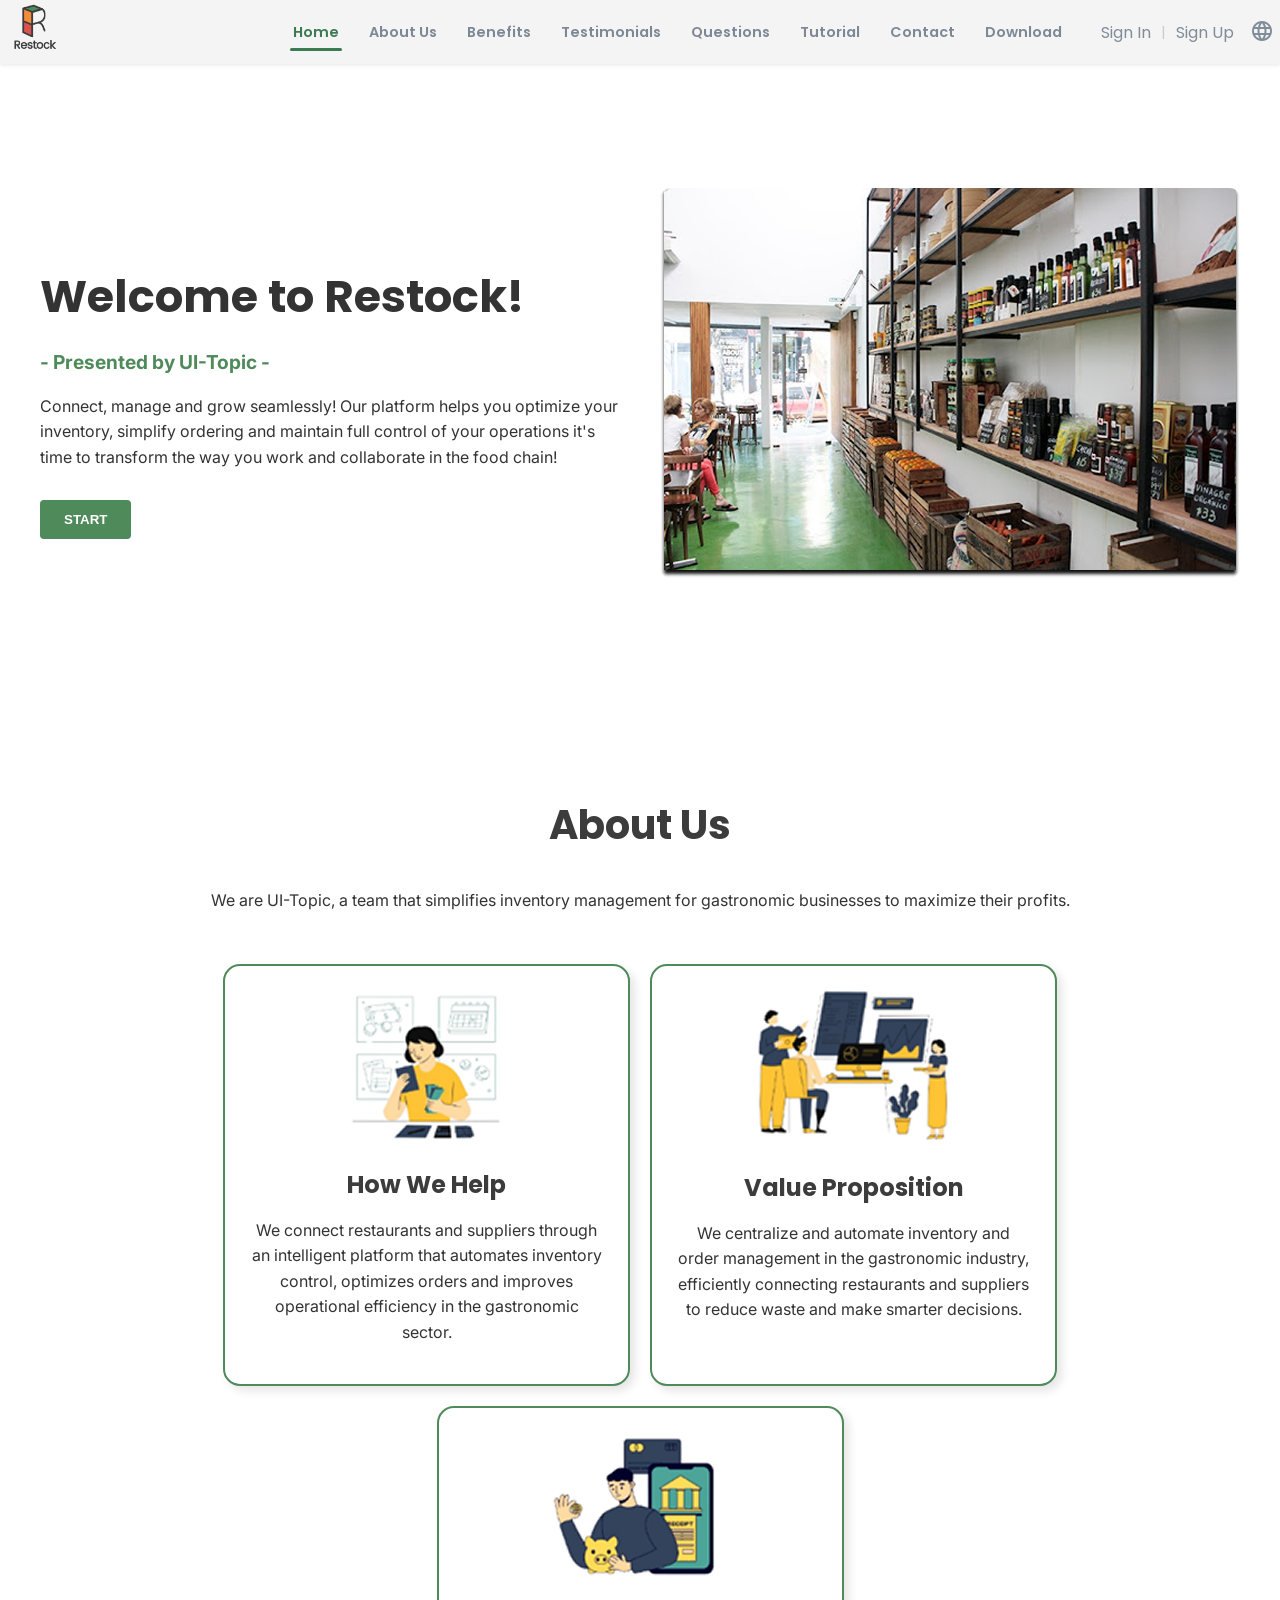
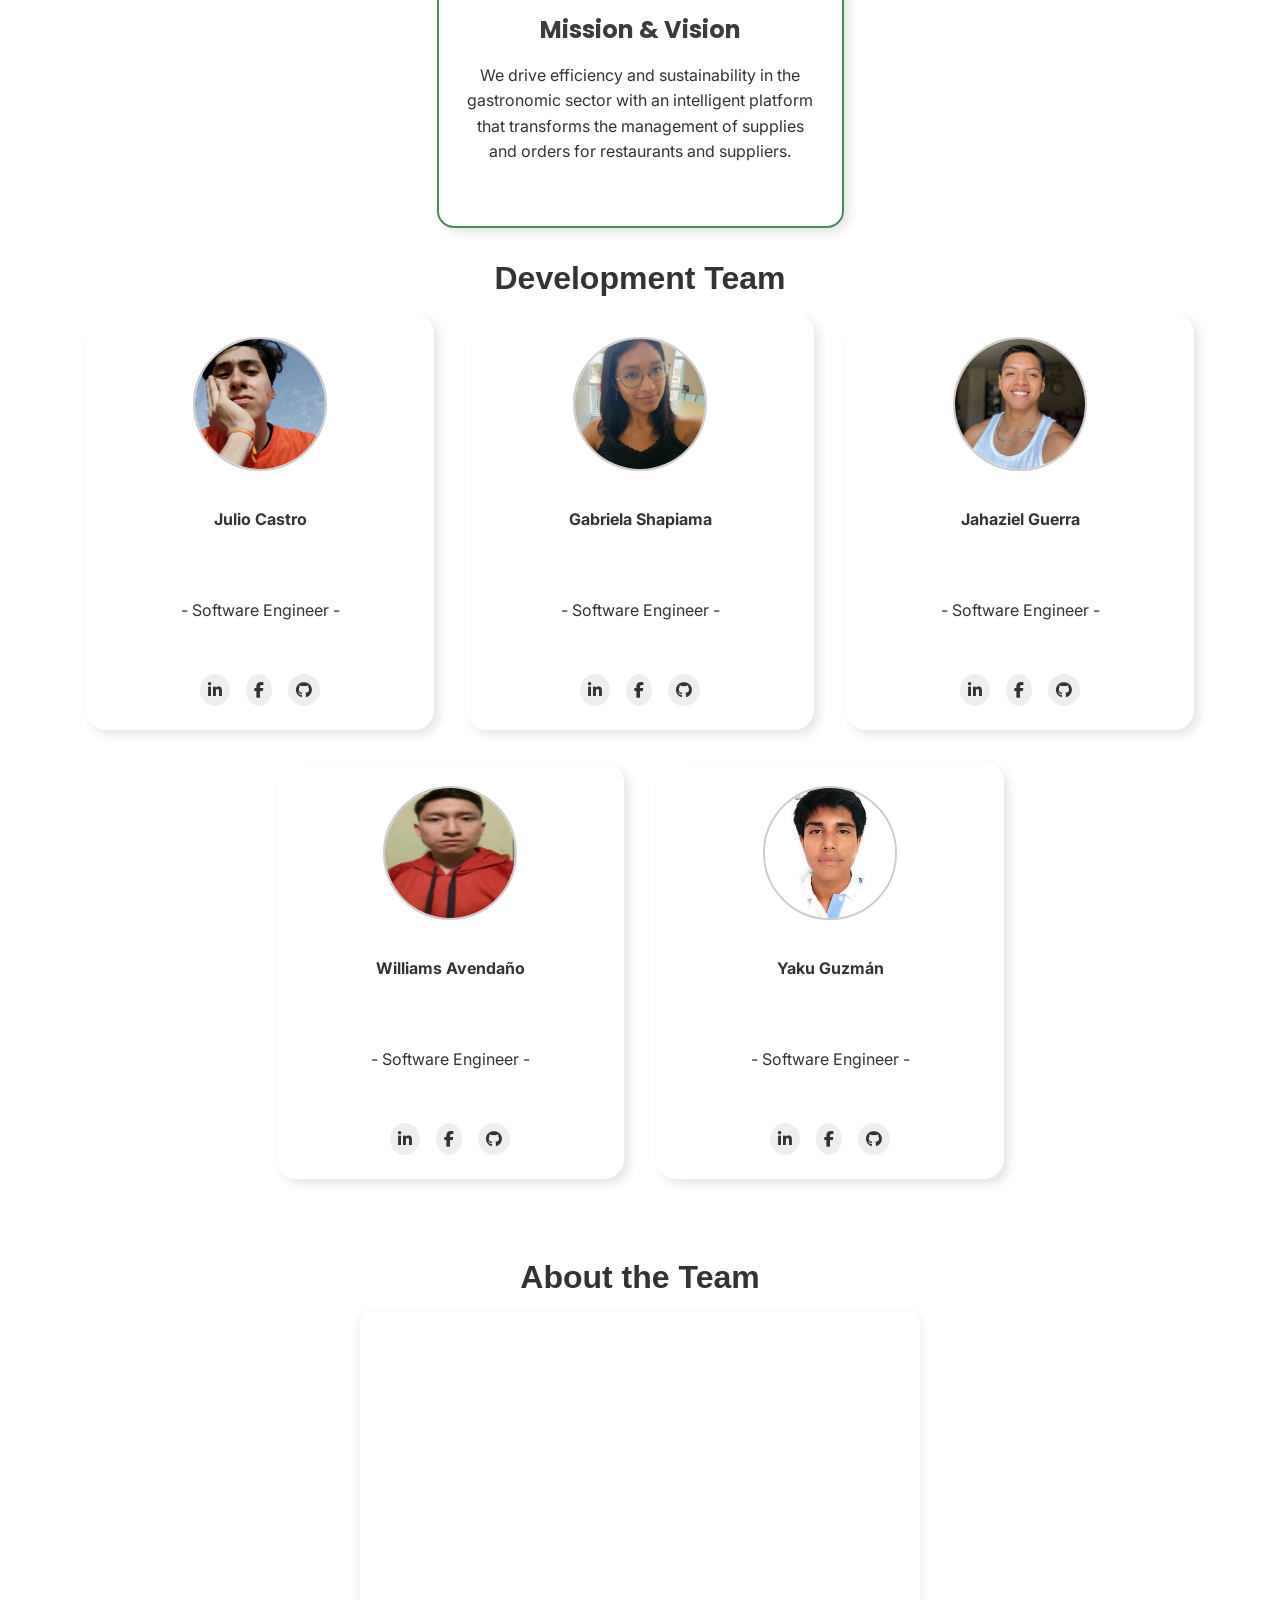
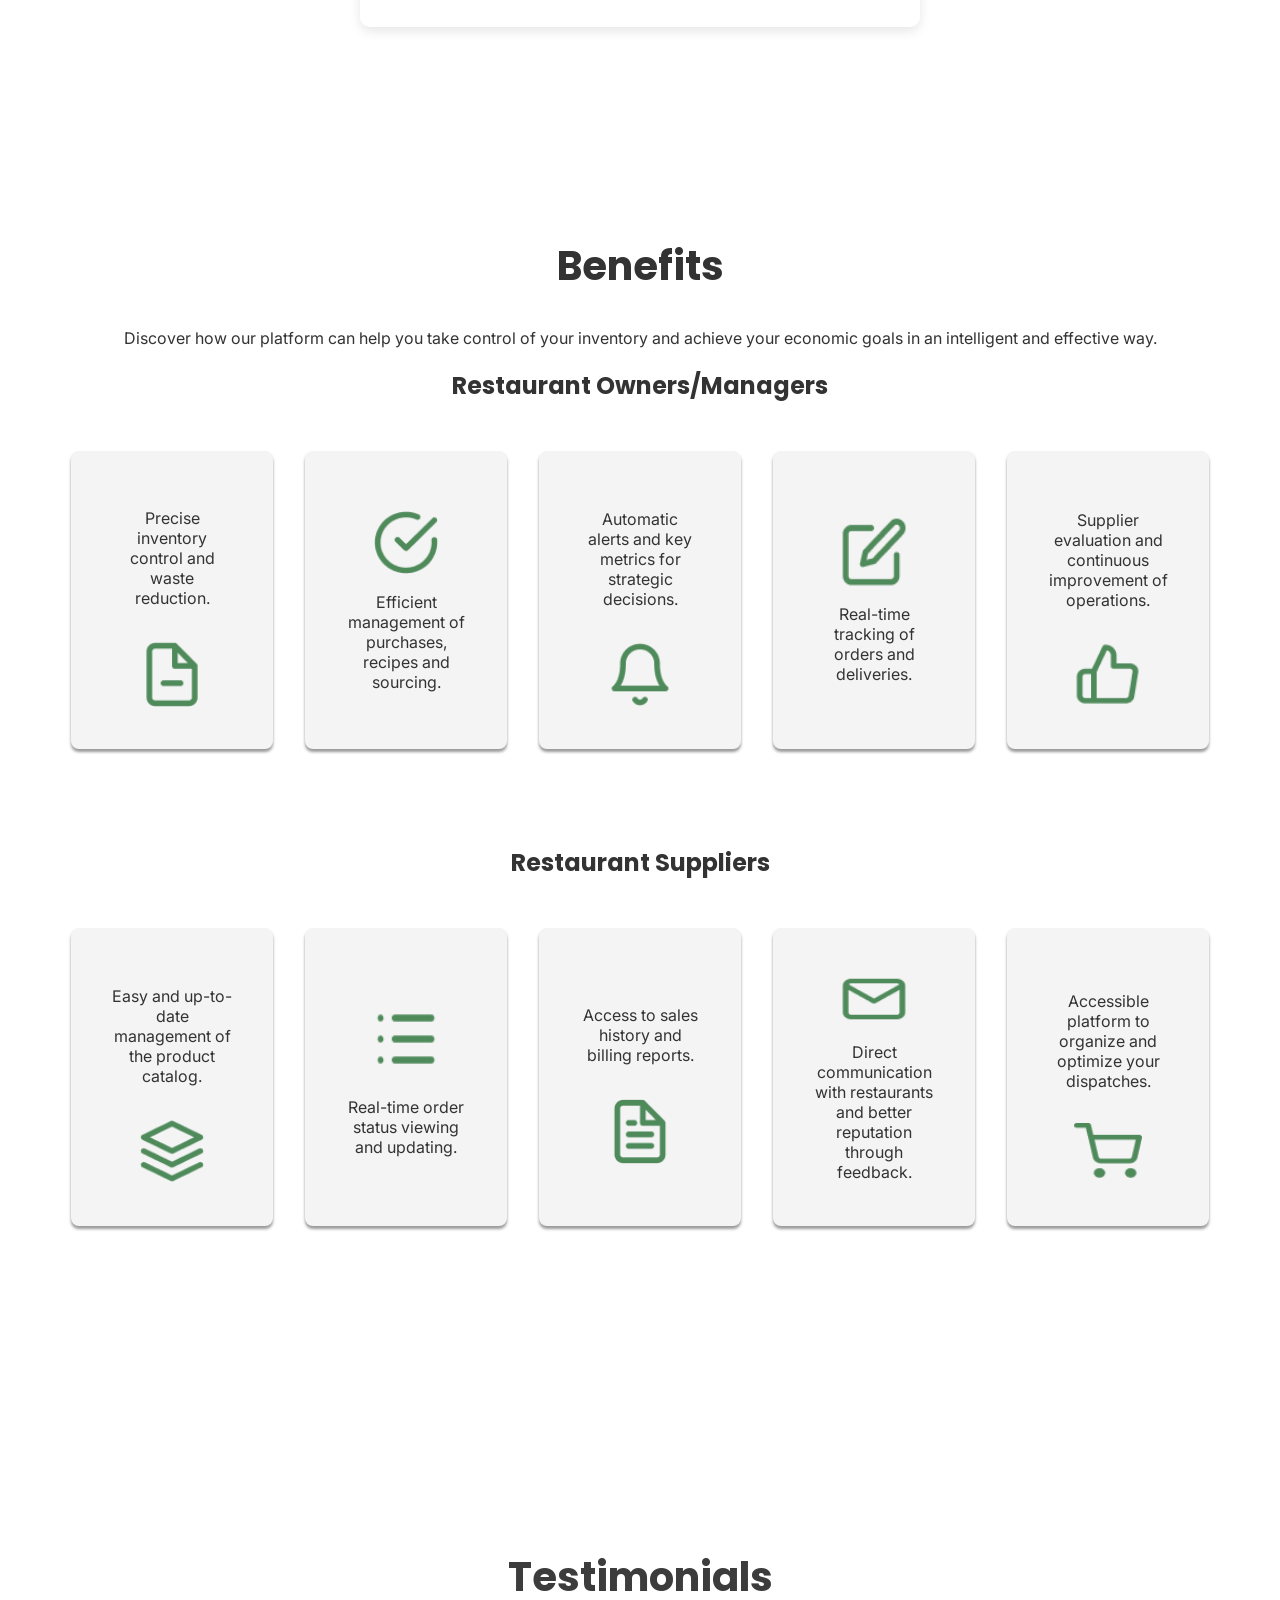
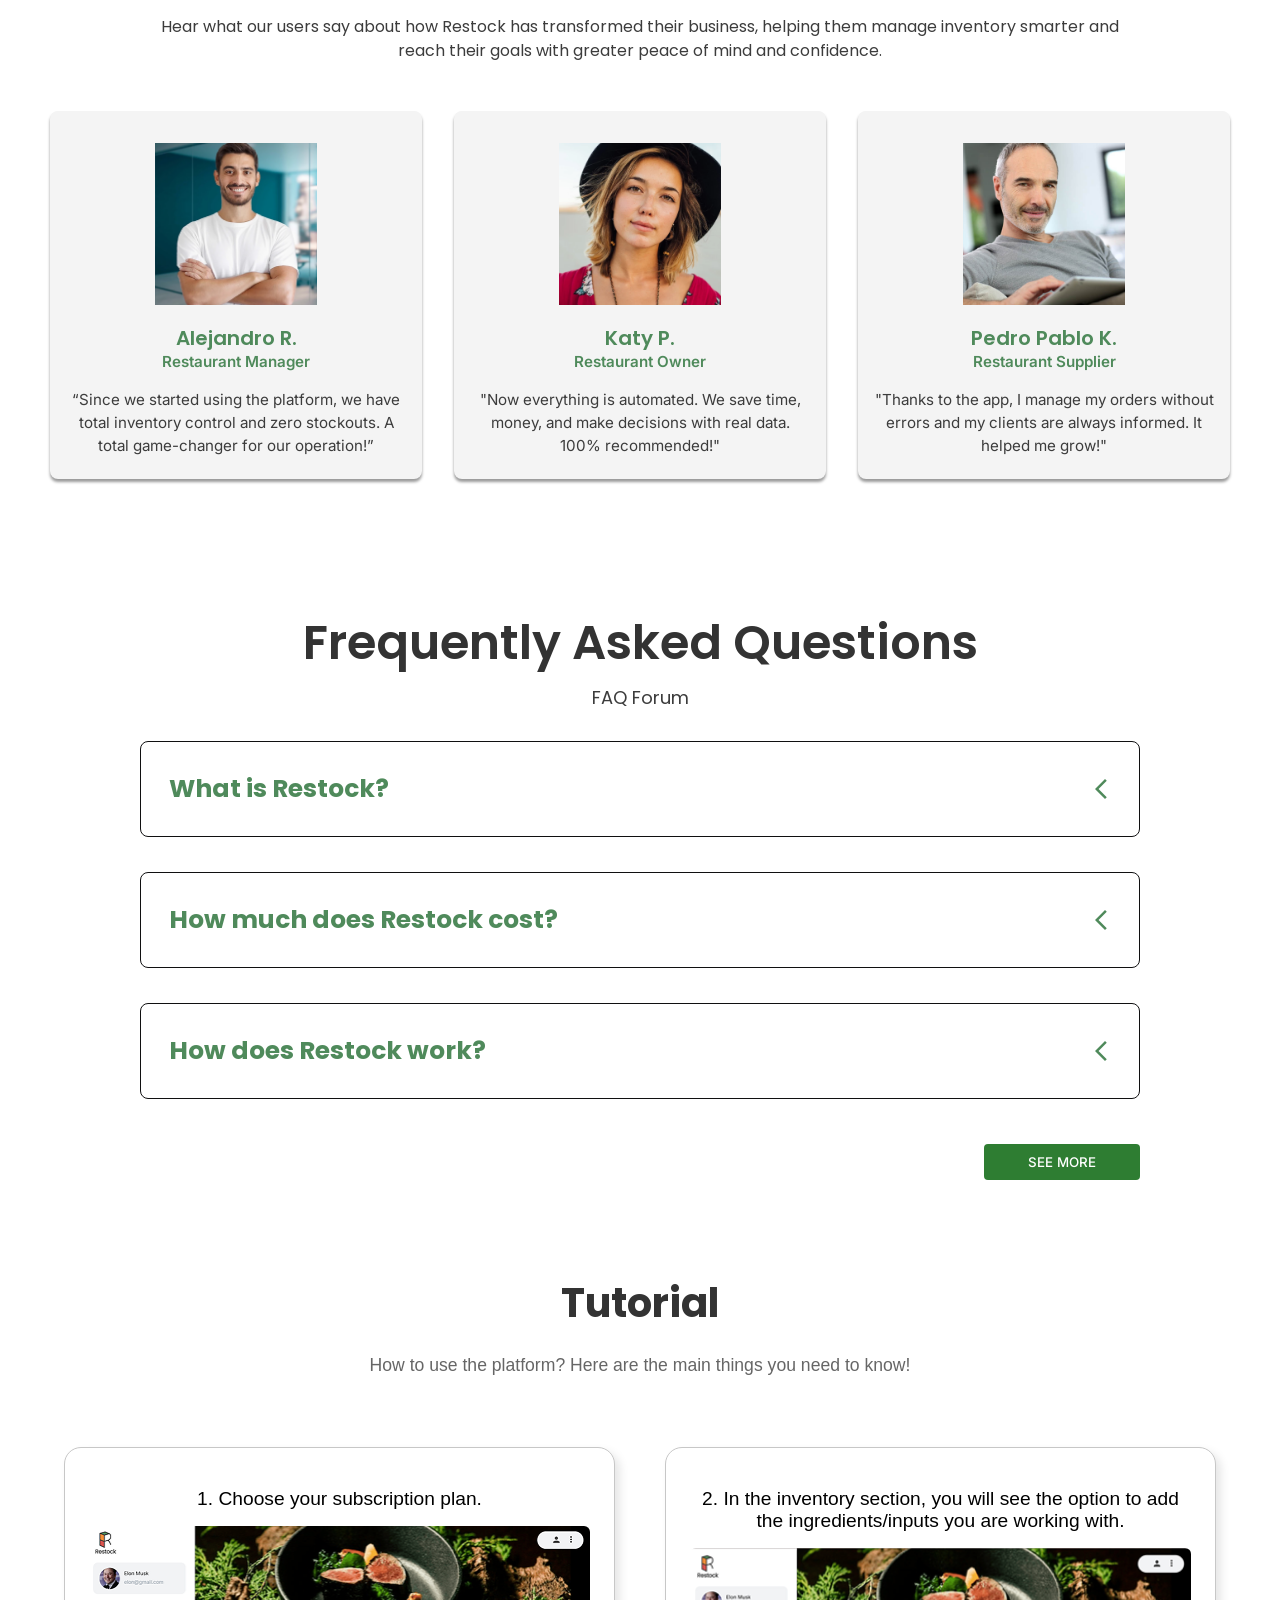
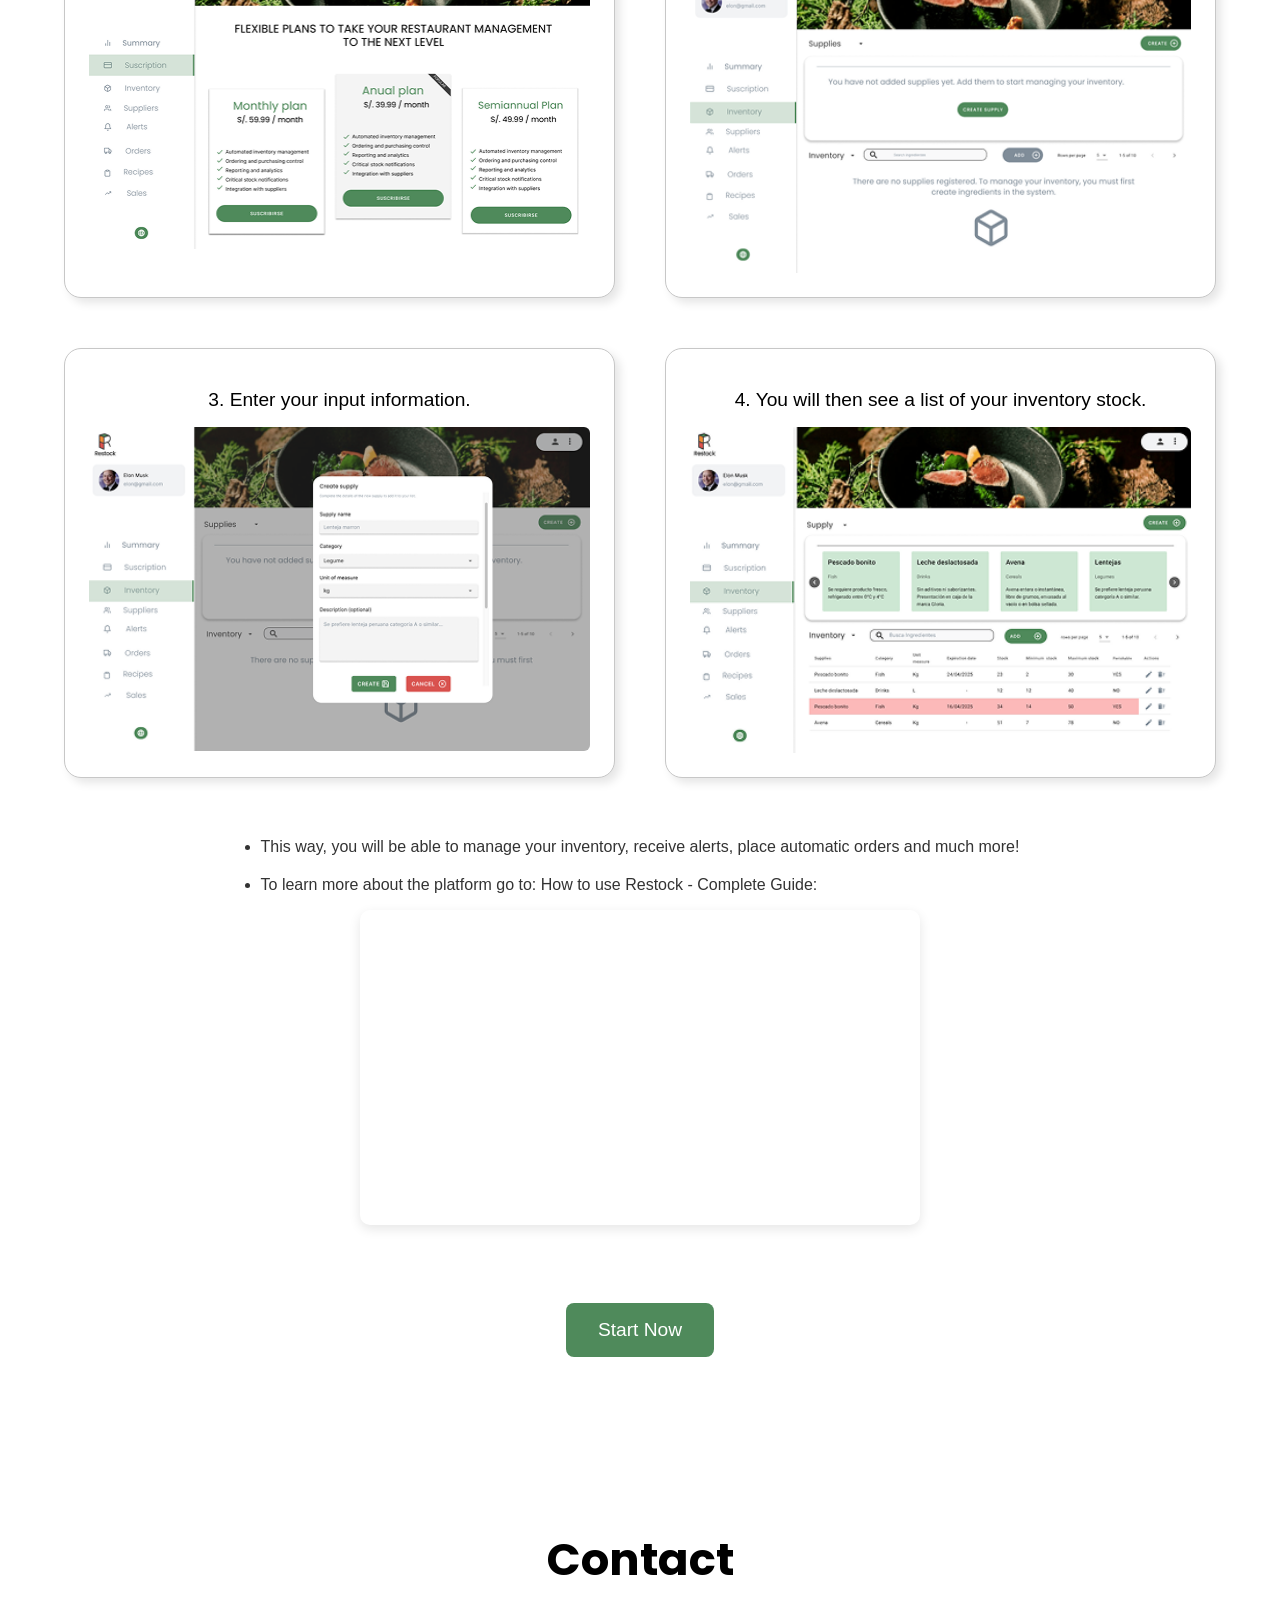
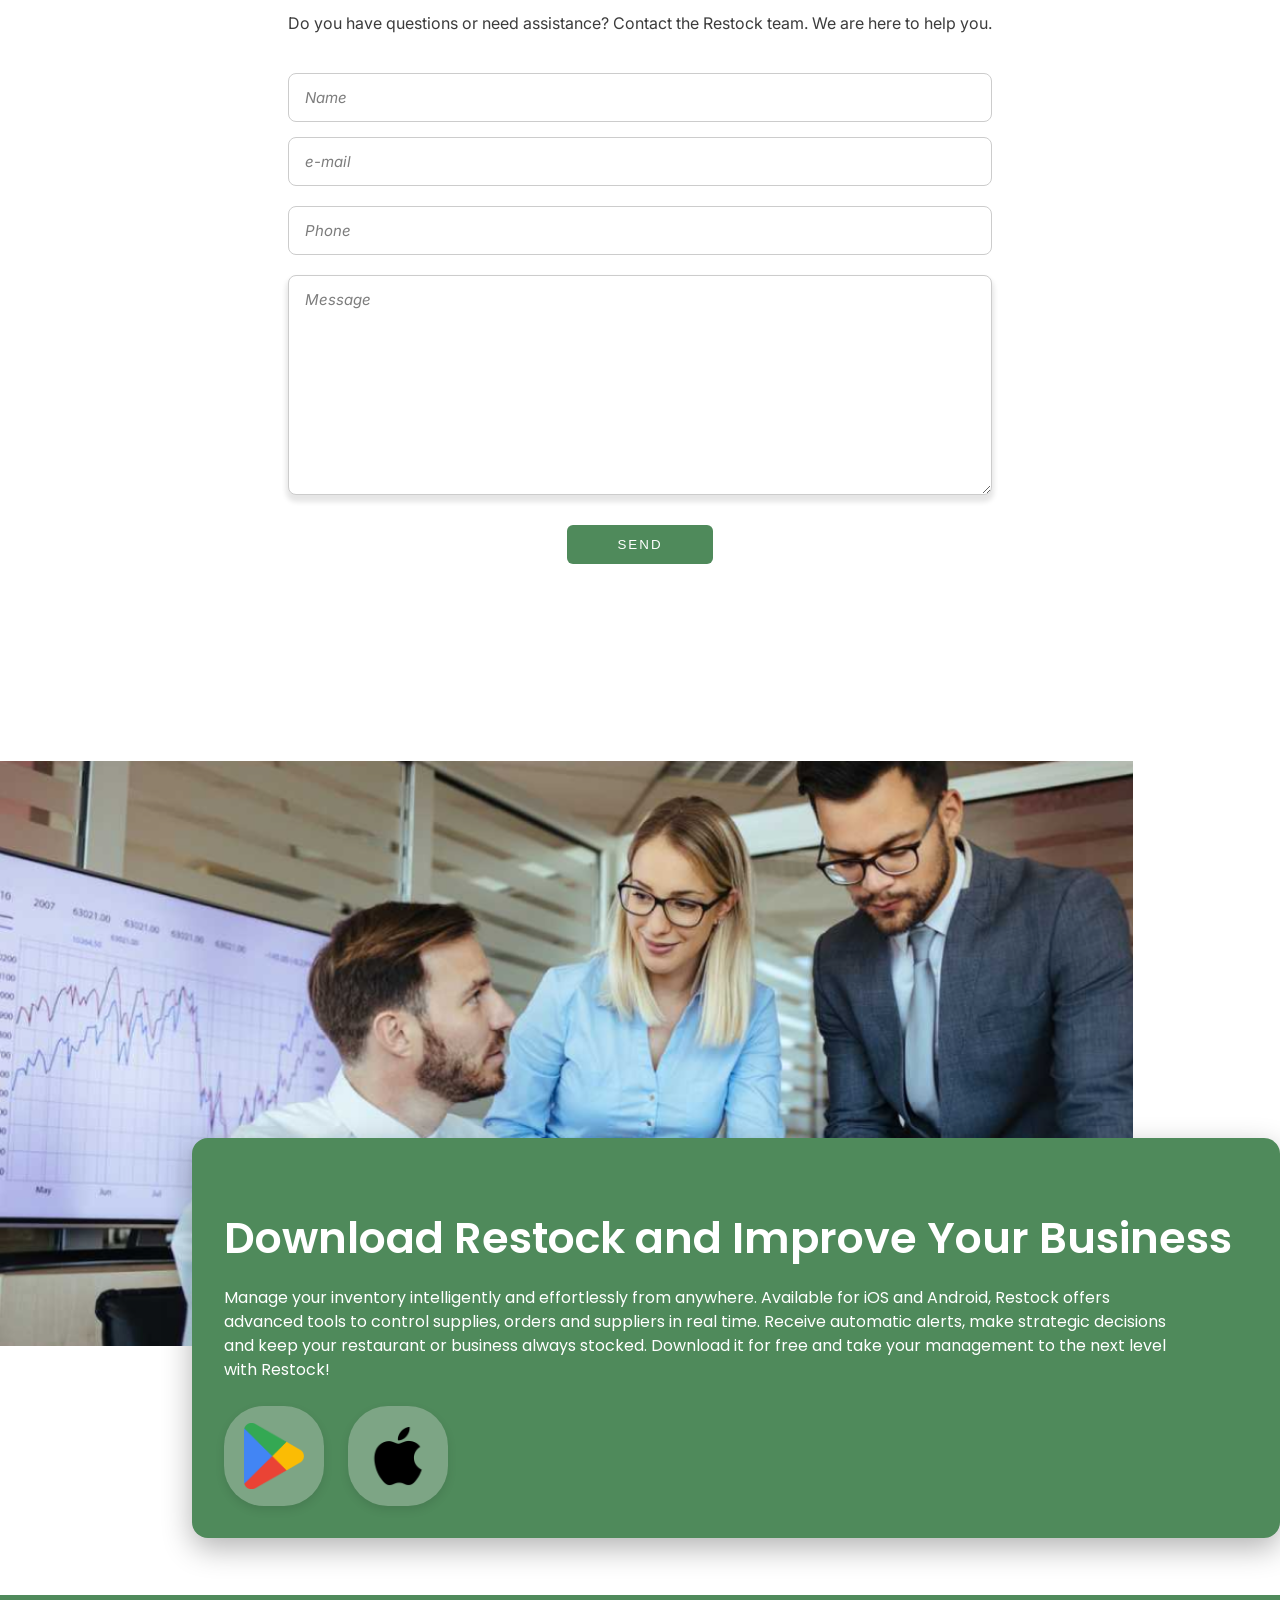
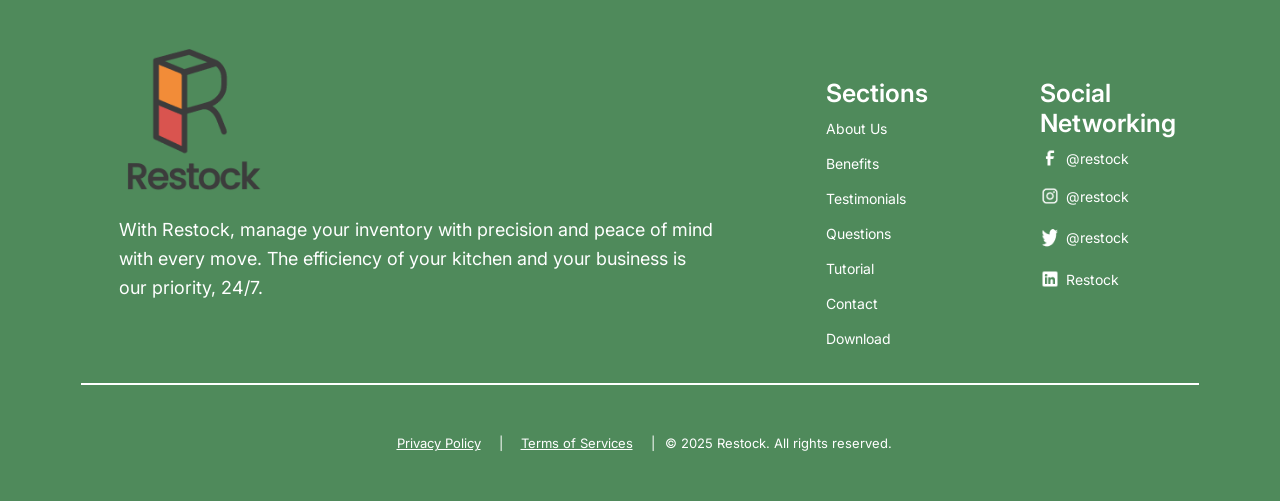
<file: index.html>
<!DOCTYPE html>
<html lang="en">

<head>
    <meta charset="UTF-8" />
    <meta name="viewport" content="width=device-width, initial-scale=1.0" />
    <title>Restock - Optimize your inventory</title>
    <meta name="description"
        content="Platform for restaurants that reduces waste and increases profits through intelligent inventory and order management.">
    <meta name="keywords" content="restaurants, inventory management, orders, automation, suppliers, food tech">
    <meta name="author" content="UI-Topic Team">
    <meta name="robots" content="index, follow">
    <meta name="language" content="en">
    <meta name="copyright" content="UI-Topic 2025">

    <!-- Tipografías (solo las necesarias) -->
    <link
        href="https://fonts.googleapis.com/css2?family=Poppins:ital,wght@0,100;0,200;0,300;0,400;0,500;0,600;0,700;0,800;0,900;1,100;1,200;1,300;1,400;1,500;1,600;1,700;1,800;1,900&display=swap"
        rel="stylesheet">
    <link
        href="https://fonts.googleapis.com/css2?family=Inter:ital,opsz,wght@0,14..32,100..900;1,14..32,100..900&family=Poppins:ital,wght@0,100;0,200;0,300;0,400;0,500;0,600;0,700;0,800;0,900;1,100;1,200;1,300;1,400;1,500;1,600;1,700;1,800;1,900&display=swap"
        rel="stylesheet">
    <link rel="stylesheet" href="https://cdnjs.cloudflare.com/ajax/libs/font-awesome/6.4.0/css/all.min.css" />
    <!-- Ícono -->
    <link rel="icon" type="image/x-icon" href="favicon.ico" />

    <!-- Íconos Material sin frameworks -->
    <link href="https://fonts.googleapis.com/icon?family=Material+Icons" rel="stylesheet">

    <!-- Estilos -->

    <link rel="stylesheet" href="public/assets/styles/styles.css" />
    <link rel="stylesheet" href="public/assets/styles/testimonios.css" />
    <link rel="stylesheet" href="public/assets/styles/preguntas-frecuentes.css" />
    <link rel="stylesheet" href="public/assets/styles/descargar.css" />
    <link rel="stylesheet" href="public/assets/styles/benefits.css" />
    <link rel="stylesheet" href="public/assets/styles/tutorial.css" />
    <link rel="stylesheet" href="public/assets/styles/contacto.css" />sds
    <link rel="stylesheet" href="public/assets/styles/footer.css" />

</head>

<body>
    <header>
        <nav class="navbar">
            <div class="navbar__logo">
                <img src="public/assets/img/restock_logo.png" alt="Logo de Restock" />
            </div>
            <button class="navbar__toggle" id="navToggle" aria-label="Menú">
                <span class="material-icons">menu</span>
            </button>
            <div class="navbar__menu">
                <ul class="navbar__links">
                    <li><a href="#inicio" class="nav-item" data-link="inicio" data-i18n="navbar.home">Home</a></li>
                    <li><a href="#about-us" class="nav-item" data-link="nosotros" data-i18n="navbar.about">About</a>
                    </li>
                    <li><a href="#benefits" class="nav-item" data-link="benefits"
                            data-i18n="navbar.benefits">Benefits</a></li>
                    <li><a href="#testimonios" class="nav-item" data-link="testimonios"
                            data-i18n="navbar.testimonials">Testimonials</a></li>
                    <li><a href="#preguntas" class="nav-item" data-link="preguntas"
                            data-i18n="navbar.questions">Questions</a>
                    </li>
                    <li><a href="#tutorial" class="nav-item" data-link="tutorial"
                            data-i18n="navbar.tutorial">Tutorial</a></li>
                    <li><a href="#contacto" class="nav-item" data-link="contacto" data-i18n="navbar.contact">Contact</a>
                    </li>
                    <li><a href="#descargar" class="nav-item" data-link="descargar"
                            data-i18n="navbar.download">Download</a></li>
                </ul>
                <div class="navbar__actions">
                    <a href="https://restock-4368.github.io/UI-Topic-frontend" class="action" data-i18n="navbar.signin">Sign In</a>
                    <span class="divider">|</span>
                    <a href="https://restock-4368.github.io/UI-Topic-frontend" class="action" data-i18n="navbar.signup">Sign Up</a>
                    <button class="lang-btn" id="langBtn" aria-label="Cambiar idioma">
                        <span class="material-icons">language</span>

                    </button>
                </div>
            </div>
        </nav>

        <section class="hero" id="inicio">
            <div class="hero-content">
                <div class="hero-text">
                    <h1 data-i18n="hero.title">Welcome to <br>Restock!</h1>
                    <h3 class="subtitle" data-i18n="hero.subtitle">- Presented by UI-Topic -</h3>
                    <p data-i18n="hero.description">
                        Connect, manage and grow seamlessly!<br />
                        Our platform helps you optimize your inventory, simplify ordering and maintain full control of
                        your
                        operations<br />
                        it's time to transform the way you work and collaborate in the food chain!
                    </p>
                    <button class="btn-start" id="btnStart" data-i18n="hero.btnStart"
                        onclick="window.location.href='https://restock-4368.github.io/UI-Topic-frontend'">START</button>
                </div>
                <div class="hero-image">
                    <img src="public/assets/img/hero-image.jpg" alt="Store interior" />
                </div>
            </div>
        </section>

    </header>

    <main>

        <section class="about-us" id="about-us">
            <div class="about-us-content">
                <h1 class="about-us-title" data-i18n="aboutUs.title">Nosotros</h1>
                <p class="about-us-description" data-i18n="aboutUs.description">
                    Somos <b> UI-Topic </b>, un equipo que simplifica la gestión de inventario de negocios gastronómicos
                    para
                    maximizar sus ganancias.
                </p>
                <div class="about-us-cards">
                    <div class="card">
                        <img src="public/assets/img/about-us/our-help.png" alt="Cómo ayudamos" />
                        <h3 data-i18n="aboutUs.cards.help.title">Cómo ayudamos</h3>
                        <p data-i18n="aboutUs.cards.help.text">Conectamos restaurantes y proveedores mediante una
                            plataforma
                            inteligente que
                            automatiza el control de inventario, optimiza pedidos y mejora la eficiencia
                            operativa en el sector gastronómico.</p>
                    </div>
                    <div class="card">
                        <img src="public/assets/img/about-us/valor.png" alt="Propuesta de valor" />
                        <h3 data-i18n="aboutUs.cards.value.title">Propuesta de valor</h3>
                        <p data-i18n="aboutUs.cards.value.text">Centralizamos y automatizamos la gestión de inventarios
                            y pedidos en
                            la industria gastronómica,
                            conectando eficientemente a restaurantes y proveedores para reducir desperdicios y tomar
                            decisiones más inteligentes.</p>
                    </div>
                    <div class="card">
                        <img src="public/assets/img/about-us/mision-vision.png" alt="Misión y Visión" />
                        <h3 data-i18n="aboutUs.cards.mission.title">Misión y Visión</h3>
                        <p data-i18n="aboutUs.cards.mission.text">Impulsamos la eficiencia y sostenibilidad del sector
                            gastronómico
                            con una plataforma inteligente
                            que transforma la gestión de insumos y pedidos para restaurantes y proveedores.</p>
                    </div>
                </div>
                <h2 class="about-us-subtitle" data-i18n="aboutUs.team.title">Equipo de Desarrollo</h2>

                <!-- Contenedor del equipo -->
                <div>
                    <div class="about-us-team-row">
                        <!-- Julio Castro -->
                        <div class="team-card">
                            <div class="profile-image">
                                <img src="public/assets/img/team/julio.png" alt="Julio Castro" />
                            </div>
                            <p class="team-name">Julio Castro</p>
                            <p class="team-role" data-i18n="aboutUs.team.role">- Software Engineer -</p>
                            <div class="team-socials">
                                <a href="#"><i class="fab fa-linkedin-in"></i></a>
                                <a href="#"><i class="fab fa-facebook-f"></i></a>
                                <a href="#"><i class="fab fa-github"></i></a>
                            </div>
                        </div>

                        <!-- Gabriela Shapiama -->
                        <div class="team-card">
                            <div class="profile-image">
                                <img src="public/assets/img/team/gaby.jpeg" alt="Gabriela Shapiama" />
                            </div>
                            <p class="team-name">Gabriela Shapiama</p>
                            <p class="team-role" data-i18n="aboutUs.team.role">- Software Engineer -</p>
                            <div class="team-socials">
                                <a href="#"><i class="fab fa-linkedin-in"></i></a>
                                <a href="#"><i class="fab fa-facebook-f"></i></a>
                                <a href="#"><i class="fab fa-github"></i></a>
                            </div>
                        </div>

                        <!-- Jahaziel Guerra -->
                        <div class="team-card">
                            <div class="profile-image">
                                <img src="public/assets/img/team/jahaziel.jpg" alt="Jahaziel Guerra" />
                            </div>
                            <p class="team-name">Jahaziel Guerra</p>
                            <p class="team-role" data-i18n="aboutUs.team.role">- Software Engineer -</p>
                            <div class="team-socials">
                                <a href="#"><i class="fab fa-linkedin-in"></i></a>
                                <a href="#"><i class="fab fa-facebook-f"></i></a>
                                <a href="#"><i class="fab fa-github"></i></a>
                            </div>
                        </div>
                    </div>

                    <div class="about-us-team-row center-row">
                        <!-- Williams Avendaño -->
                        <div class="team-card">
                            <div class="profile-image">
                                <img src="public/assets/img/team/williams.png" alt="Williams Avendaño" />
                            </div>
                            <p class="team-name">Williams Avendaño</p>
                            <p class="team-role" data-i18n="aboutUs.team.role">- Software Engineer -</p>
                            <div class="team-socials">
                                <a href="#"><i class="fab fa-linkedin-in"></i></a>
                                <a href="#"><i class="fab fa-facebook-f"></i></a>
                                <a href="#"><i class="fab fa-github"></i></a>
                            </div>
                        </div>

                        <!-- Yaku Guzmán -->
                        <div class="team-card">
                            <div class="profile-image">
                                <img src="public/assets/img/team/yaku.png" alt="Yaku Guzmán" />
                            </div>
                            <p class="team-name">Yaku Guzmán</p>
                            <p class="team-role" data-i18n="aboutUs.team.role">- Software Engineer -</p>
                            <div class="team-socials">
                                <a href="#"><i class="fab fa-linkedin-in"></i></a>
                                <a href="#"><i class="fab fa-facebook-f"></i></a>
                                <a href="#"><i class="fab fa-github"></i></a>
                            </div>
                        </div>
                    </div>
                    <div class="about-us-video">
                        <h2 class="about-us-subtitle" data-i18n="aboutUs.video.title">Equipo de Desarrollo</h2>
                        <div class="tutorial__video-container">
                            <iframe width="560" height="315" src="https://www.youtube.com/embed/1tkIrM1A4B4?si=JgjkYzx7n0H5_jrs"
                                title="YouTube video player" frameborder="0"
                                allow="accelerometer; autoplay; clipboard-write; encrypted-media; gyroscope; picture-in-picture"
                                allowfullscreen>
                            </iframe>
                        </div>
                    </div>

                </div>
        </section>

        <section class="benefits" id="benefits">
            <div class="benefits-content">
                <h1 class="benefits-title" data-i18n="benefits.title">Beneficios</h1>
                <p class="benefits-description" data-i18n="benefits.description">
                    Descubre cómo nuestra plataforma puede ayudarte a tomar el control
                    de tu inventario y alcanzar tus objetivos económicos de manera inteligente y eficaz.
                </p>
                <h2 class="benefits-admin-title" data-i18n="benefits.adminTitle">Dueños/administradores de restaurantes
                </h2>
                <div class="benefits-cards-admin">
                    <div class="benefits-card alternate">
                        <img src="public/assets/img/benefits/adminbenefit-1.png" alt="Beneficio 1" />
                        <div class="benefits-text">
                            <p data-i18n="benefits.adminCards.1">Control preciso del inventario y reducción de
                                desperdicios.</p>
                        </div>


                    </div>
                    <div class="benefits-card">
                        <img src="public/assets/img/benefits/adminbenefit-2.png" alt="Beneficio 2" />
                        <div class="benefits-text">
                            <p data-i18n="benefits.adminCards.2">Gestión eficiente de compras, recetas y abastecimiento.
                            </p>
                        </div>
                    </div>

                    <div class="benefits-card alternate">
                        <img src="public/assets/img/benefits/adminbenefit-3.png" alt="Beneficio 3" />
                        <div class="benefits-text">
                            <p data-i18n="benefits.adminCards.3">Alertas automáticas y métricas clave para decisiones
                                estratégicas.
                            </p>
                        </div>
                    </div>

                    <div class="benefits-card">
                        <img src="public/assets/img/benefits/adminbenefit-4.png" alt="Beneficio 4" />
                        <div class="benefits-text">
                            <p data-i18n="benefits.adminCards.4">Seguimiento en tiempo real de pedidos y entregas.</p>
                        </div>
                    </div>

                    <div class="benefits-card alternate">
                        <img src="public/assets/img/benefits/adminbenefit-5.png" alt="Beneficio 5" />
                        <div class="benefits-text">
                            <p data-i18n="benefits.adminCards.5">Evaluación de proveedores y mejora continua de
                                operaciones.</p>
                        </div>
                    </div>
                </div>

                <h2 class="benefits-supplier-title" data-i18n="benefits.supplierTitle">Proveedores de restaurantes</h2>

                <div class="benefits-cards-supplier">
                    <div class="benefits-card alternate">
                        <img src="public/assets/img/benefits/supplierbenefit-6.png" alt="Beneficio 6" />
                        <div class="benefits-text">
                            <p data-i18n="benefits.supplierCards.6">Gestión fácil y actualizada del catálogo de
                                productos.</p>
                        </div>
                    </div>
                    <div class="benefits-card">
                        <img src="public/assets/img/benefits/supplierbenefit-7.png" alt="Beneficio 7" />
                        <div class="benefits-text">
                            <p data-i18n="benefits.supplierCards.7">Visualización y actualización del estado de órdenes
                                en tiempo
                                real.</p>
                        </div>
                    </div>
                    <div class="benefits-card alternate">
                        <img src="public/assets/img/benefits/supplierbenefit-8.png" alt="Beneficio 8" />
                        <div class="benefits-text">
                            <p data-i18n="benefits.supplierCards.8">Acceso a historial de ventas y reportes de
                                facturación.</p>
                        </div>
                    </div>
                    <div class="benefits-card">
                        <img src="public/assets/img/benefits/supplierbenefit-9.png" alt="Beneficio 9" />
                        <div class="benefits-text">
                            <p data-i18n="benefits.supplierCards.9">Comunicación directa con restaurantes y mejor
                                reputación gracias
                                al feedback.</p>
                        </div>
                    </div>
                    <div class="benefits-card alternate">
                        <img src="public/assets/img/benefits/supplierbenefit-10.png" alt="Beneficio 10" />
                        <div class="benefits-text">
                            <p data-i18n="benefits.supplierCards.10">Plataforma accesible para organizar y optimizar sus
                                despachos.
                            </p>
                        </div>
                    </div>
                </div>


            </div>
        </section>
        <section id="testimonios" class="testimonios-section">
            <div class="container">
                <h2 class="titulo-testimonios" data-i18n="testimonials.title">Testimonios</h2>
                <p class="descripcion-testimonios" data-i18n="testimonials.description">
                    Escucha lo que nuestros usuarios dicen sobre cómo Restock ha transformado su negocio,
                    ayudándolos a gestionar su inventario de manera más inteligente y a alcanzar sus metas
                    con mayor tranquilidad y confianza.
                </p>
                <div class="testimonios-cards">
                    <div class="card-testimonio">
                        <img src="public/assets/img/testimoniales/testimonial-1.png" alt="Alejandro R." />
                        <div class="card-content">
                            <h3 class="nombre" data-i18n="testimonials.cards.1.name">Alejandro R.</h3>
                            <p class="rol" data-i18n="testimonials.cards.1.role">- Administrador de restaurante -</p>
                            <p class="comentario" data-i18n="testimonials.cards.1.comment">
                                “Desde que usamos la plataforma, tenemos el control total del inventario y cero
                                quiebres de stock. ¡Un cambio total en nuestra operación!”
                            </p>
                        </div>

                    </div>
                    <div class="card-testimonio">
                        <img src="public/assets/img/testimoniales/testimonial-2.png" alt="Katy P." />
                        <div class="card-content">
                            <h3 class="nombre" data-i18n="testimonials.cards.2.name">Katy P.</h3>
                            <p class="rol" data-i18n="testimonials.cards.2.role">- Dueña de restaurante -</p>
                            <p class="comentario" data-i18n="testimonials.cards.2.comment">
                                "Ahora todo está automatizado. Ahorramos tiempo, dinero y tomamos decisiones con
                                datos reales. ¡100% recomendada!"
                            </p>
                        </div>

                    </div>
                    <div class="card-testimonio">
                        <img src="public/assets/img/testimoniales/testimonial-3.png" alt="Pedro Pablo K." />
                        <div class="card-content">
                            <h3 class="nombre" data-i18n="testimonials.cards.3.name">Pedro Pablo K.</h3>
                            <p class="rol" data-i18n="testimonials.cards.3.role">- Proveedor de restaurantes -</p>
                            <p class="comentario" data-i18n="testimonials.cards.3.comment">
                                "Gracias a la app, gestiono mis pedidos sin errores y mis clientes están siempre
                                informados. ¡Me ayudó a crecer!"
                            </p>
                        </div>

                    </div>
                </div>
            </div>
        </section>

        <section id="preguntas" class="faq-section">
            <h2 data-i18n="faq.title">Preguntas Frecuentes</h2>
            <p class="subtitle" data-i18n="faq.subtitle">Foro de preguntas frecuentes</p>

            <div class="faq-grid">
                <div class="faq-box">
                    <div class="flex-desplegable" onclick="toggleFaq(this)">
                        <h3 data-i18n="faq.items.1.question">¿Qué es Restock?</h3>
                        <img class="flecha" src="public/assets/img/preguntas/flecha.svg" alt="Material Icon">
                    </div>
                    <p class="respuesta" data-i18n="faq.items.1.answer">Restock es una plataforma que simplifica la
                        operación
                        gastronómica conectando
                        restaurantes y proveedores, optimizando el inventario y mejorando la eficiencia en cada pedido.
                    </p>
                </div>
                <div class="faq-box">
                    <div class="flex-desplegable" onclick="toggleFaq(this)">
                        <h3 data-i18n="faq.items.2.question">¿Cuánto cuesta Restock?</h3>
                        <img class="flecha" src="public/assets/img/preguntas/flecha.svg" alt="Material Icon">
                    </div>
                    <p class="respuesta" data-i18n="faq.items.2.answer">En Restock, todos nuestros planes te ofrecen los
                        mismos
                        beneficios premium. Puedes
                        suscribirte por más tiempo y acceder a descuentos exclusivos. Elige entre plan mensual,
                        semestral o anual,
                        ¡y optimiza tu operación desde el primer día!</p>
                </div>
                <div class="faq-box full-width">
                    <div class="flex-desplegable" onclick="toggleFaq(this)">
                        <h3 data-i18n="faq.items.3.question">¿Cómo funciona Restock?</h3>
                        <img class="flecha" src="public/assets/img/preguntas/flecha.svg" alt="Material Icon">
                    </div>
                    <p class="respuesta" data-i18n="faq.items.3.answer">Restock permite gestionar inventarios,
                        conectando
                        restaurantes con proveedores de forma
                        rápida y eficiente. ¡Así simplificamos todo el proceso!</p>
                </div>
            </div>


            <div class="btn-more">
                <button data-i18n="faq.moreButton">
                    VER MÁS
                </button>
            </div>
        </section>

        <section class="tutorial" id="tutorial">
            <div class="tutorial__header">
                <h1 class="tutorial__title" data-i18n="tutorial.title">Tutorial</h1>
                <p class="tutorial__description" data-i18n="tutorial.description">How to use the platform? Here are the
                    main
                    things you need to know!</p>
            </div>
            <div class="tutorial__grid">
                <div class="tutorial__step">
                    <div class="tutorial__step-title" data-i18n="tutorial.steps.1">1. Choose your subscription plan.
                    </div>
                    <img src="public/assets/img/tutorial/tutorial1.png" alt="Step 1 of the tutorial">
                </div>
                <div class="tutorial__step">
                    <div class="tutorial__step-title" data-i18n="tutorial.steps.2">2. In the inventory section, you will
                        see the
                        option to add the
                        ingredients/inputs you are working with.</div>
                    <img src="public/assets/img/tutorial/tutorial2.png" alt="Step 2 of the tutorial">
                </div>
                <div class="tutorial__step">
                    <div class="tutorial__step-title" data-i18n="tutorial.steps.3">3. Enter your input information.
                    </div>
                    <img src="public/assets/img/tutorial/tutorial3.png" alt="Step 3 of the tutorial">
                </div>
                <div class="tutorial__step">
                    <div class="tutorial__step-title" data-i18n="tutorial.steps.4">4. You will then see a list of your
                        inventory
                        stock.</div>
                    <img src="public/assets/img/tutorial/tutorial4.png" alt="Step 4 of the tutorial">
                </div>
            </div>
            <div class="tutorial__links-container">
                <div class="tutorial__links">
                    <ul>
                        <li data-i18n="tutorial.links.item1">This way, you will be able to manage your inventory,
                            receive alerts,
                            place automatic orders and much
                            more!
                        </li>
                        <li>
                            <span data-i18n="tutorial.links.item2">To learn more about the platform go to:</span>
                            <div class="tutorial__video-container">
                                <iframe width="560" height="315"
                                    src="https://www.youtube.com/embed/jaTRL6bPTAY?si=WXlqrBjqUyx37VKQ"
                                    title="YouTube video player" frameborder="0"
                                    allow="accelerometer; autoplay; clipboard-write; encrypted-media; gyroscope; picture-in-picture"
                                    allowfullscreen>
                                </iframe>
                            </div>
                        </li>

                    </ul>
                </div>
            </div>

            <!-- Botón CTA -->
            <div class="tutorial__cta-container" style="text-align: center; margin-top: 2rem;">
                <button class="tutorial__cta-button"
                    onclick="window.location.href='https://restock-4368.github.io/UI-Topic-frontend'"
                    data-i18n="tutorial.cta">
                    Start Now
                </button>
            </div>
        </section>

        <section class="contact" id="contacto">
            <div class="contact__container">
                <h2 class="contact__title" data-i18n="contact.title">Contact</h2>
                <p class="contact__description" data-i18n="contact.description">Do you have questions or need
                    assistance?
                    Contact the Restock team. We are here
                    to help you.</p>
                <form class="contact__form">
                    <div class="contact__group">
                        <input type="text" name="nombre" placeholder="Name" required />
                        <input type="email" name="correo" placeholder="e-mail" required />
                    </div>

                    <div class="contact__group">
                        <input type="tel" name="telefono" placeholder="Phone" required />
                    </div>

                    <div class="contact__group">
                        <textarea name="mensaje" placeholder="Message" rows="10" required></textarea>
                    </div>

                    <div class="contact__submit">
                        <button type="submit" class="btn btn--primary"
                            data-i18n="contact.form.submitButton">SEND</button>
                    </div>
                </form>
            </div>
        </section>

        <section id="descargar" class="download-section">
            <div class="download-wrapper">
                <img src="public/assets/img/descargar/imagen-principal.png" alt="Personas analizando datos"
                    class="download-bg-image">

                <div class="download-card">
                    <h2 data-i18n="download.title">Descarga Restock y mejora tu negocio</h2>
                    <p data-i18n="download.description">
                        Gestiona tu inventario de forma inteligente y sin complicaciones, desde cualquier lugar. <br>
                        Disponible para iOS y Android, Restock te ofrece herramientas avanzadas para controlar insumos,
                        pedidos y
                        proveedores en tiempo real. Recibe alertas automáticas, toma decisiones estratégicas y mantén tu
                        restaurante
                        o negocio siempre abastecido.
                        ¡Descárgala gratis y lleva tu gestión al siguiente nivel con Restock!
                    </p>
                    <div class="store-buttons">
                        <div class="store-icon-wrapper">
                            <img src="public/assets/img/descargar/playstore.png" alt="Google Play" class="store-icon">
                        </div>
                        <div class="store-icon-wrapper">
                            <img src="public/assets/img/descargar/apple.png" alt="App Store" class="store-icon">
                        </div>
                    </div>
                </div>
            </div>
        </section>
    </main>

    <footer class="footer" id="footer">
        <div class="footer__top">
            <div class="footer__top-left">
                <img src="public/assets/img/restock_logo.png" alt="Restock logo" class="footer__logo" />
                <p class="footer__text" data-i18n="footer.topLeftText">With Restock, manage your inventory with
                    precision and
                    peace of mind with every move.
                    The efficiency of your kitchen and your business is our priority, 24/7.</p>
            </div>
            <div class="footer__top-right-content">
                <div class="footer__sections">
                    <h4 data-i18n="footer.sectionsTitle">Sections</h4>
                    <ul>
                        <li><a href="#inicio" data-i18n="footer.sections.about">About us</a></li>
                        <li><a href="#beneficios" data-i18n="footer.sections.benefits">Benefits</a></li>
                        <li><a href="#testimonios" data-i18n="footer.sections.testimonials">Testimonials</a></li>
                        <li><a href="#preguntas" data-i18n="footer.sections.faq">Questions</a></li>
                        <li><a href="#tutorial" data-i18n="footer.sections.tutorial">Tutorial</a></li>
                        <li><a href="#contacto" data-i18n="footer.sections.contact">Contact</a></li>
                        <li><a href="#download" data-i18n="footer.sections.download">Download</a></li>
                    </ul>
                </div>
                <div class="footer__social">
                    <h4 data-i18n="footer.socialTitle">Social Networking</h4>
                    <div class="footer__social-links">
                        <a href="#" aria-label="Facebook"><img src="public/assets/img/Facebook.png"
                                alt="iconFacebook" />@restock</a>
                        <a href="#" aria-label="Instagram"><img src="public/assets/img/Instagram.png"
                                alt="iconInstagram" />@restock</a>
                        <a href="#" aria-label="Twitter"><img src="public/assets/img/Twitter.png"
                                alt="@restock" />@restock</a>
                        <a href="#" aria-label="LinkedIn"><img src="public/assets/img/LinkedIn.png"
                                alt="Restock" />Restock</a>
                    </div>
                </div>
            </div>
        </div>
        <hr class="footer__divider">
        <div class="footer__bottom">
            <a href="#politicas" data-i18n="footer.bottom.privacyPolicy">Privacy Policy</a>
            <span class="divider">|</span>
            <a href="#terminos" data-i18n="footer.bottom.terms">Terms of Services</a>
            <span class="divider">|</span>
            <span data-i18n="footer.bottom.rights">&copy 2025 Restock. All rights reserved.</span>
        </div>
    </footer>

    <script src="public/assets/scripts/main.js" defer></script>
    <script src="public/assets/scripts/desplegable-preguntas.js" defer></script>
    <script src="public/assets/scripts/translations.js"></script>
</body>

</html>
</file>
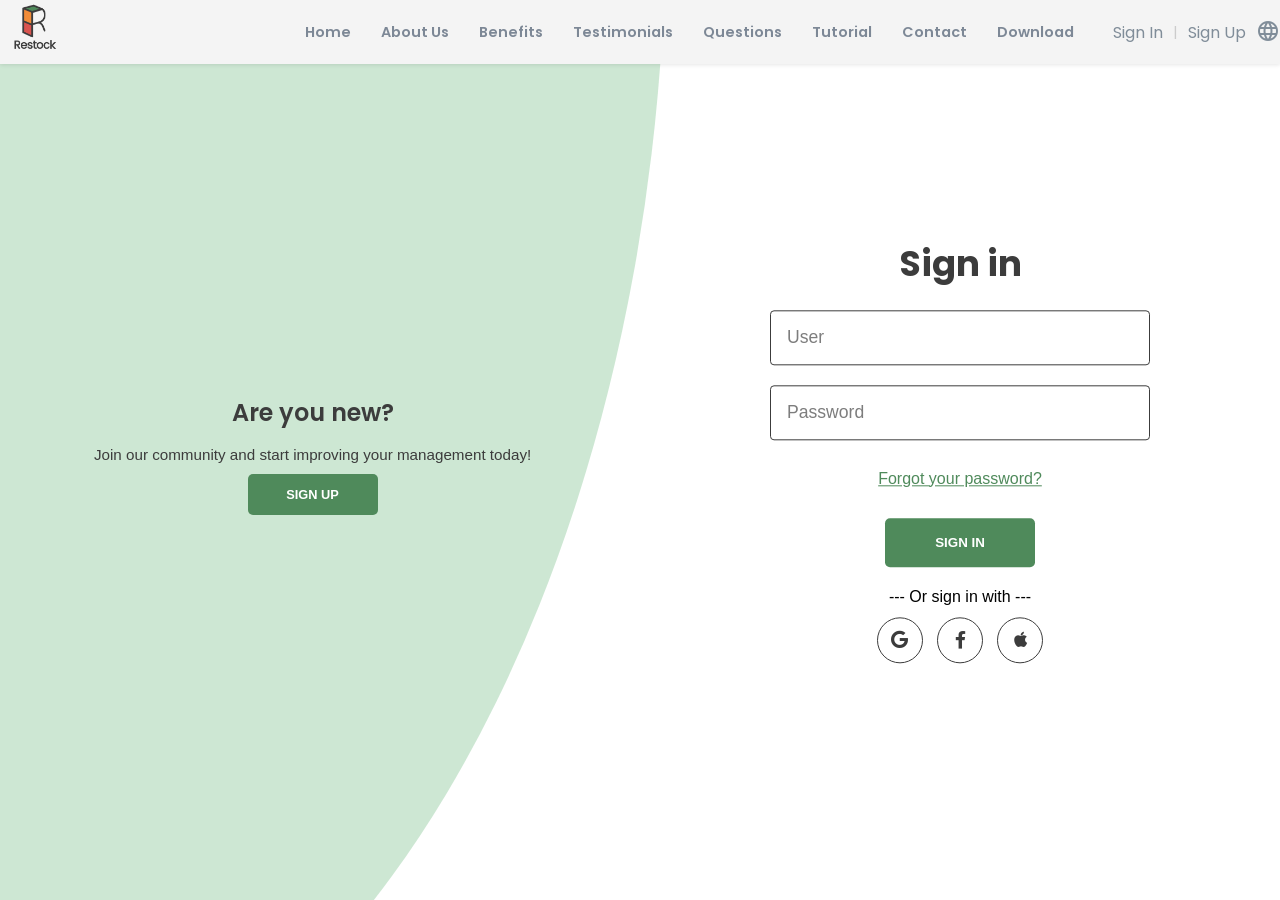
<file: access.html>
<!DOCTYPE html>
<html lang="en">

<head>
  <meta charset="UTF-8" />
  <meta name="viewport" content="width=device-width, initial-scale=1.0" />

  <!-- Ícono -->
  <link rel="icon" type="image/x-icon" href="favicon.ico" />

  <!-- Íconos Material sin frameworks -->
  <link href="https://fonts.googleapis.com/icon?family=Material+Icons" rel="stylesheet" />
  <link href="https://cdnjs.cloudflare.com/ajax/libs/font-awesome/5.15.4/css/all.min.css" rel="stylesheet" />

  <link rel="stylesheet" href="public/assets/styles/access.css" />
  <link rel="stylesheet" href="public/assets/styles/styles.css" />
  <title>Login</title>
</head>

<body>
  <nav class="navbar">
    <div class="navbar__logo">
      <img src="public/assets/img/restock_logo.png" alt="Logo de Restock" />
    </div>
    <button class="navbar__toggle" id="navToggle" aria-label="Menú">
      <span class="material-icons">menu</span>
    </button>
    <div class="navbar__menu">
      <ul class="navbar__links">
        <li>
          <a href="index.html#inicio" class="nav-item" data-link="inicio" data-i18n="navbar.home">Home</a>
        </li>
        <li>
          <a href="index.html#about-us" class="nav-item" data-link="nosotros" data-i18n="navbar.about">About us</a>
        </li>
        <li>
          <a href="index.html#beneficios" class="nav-item" data-link="beneficios"
            data-i18n="navbar.benefits">Benefits</a>
        </li>
        <li>
          <a href="index.html#testimonios" class="nav-item" data-i18n="navbar.testimonials">Testimonials</a>
        </li>
        <li>
          <a href="index.html#preguntas" class="nav-item" data-link="preguntas"
            data-i18n="navbar.questions">Questions</a>
        </li>
        <li>
          <a href="index.html#tutorial" class="nav-item" data-link="tutorial" data-i18n="navbar.tutorial">Tutorial</a>
        </li>
        <li>
          <a href="index.html#contacto" class="nav-item" data-link="contacto" data-i18n="navbar.contact">Contact</a>
        </li>
        <li>
          <a href="index.html" class="nav-item" data-link="descargar" data-i18n="navbar.download">Download</a>
        </li>
      </ul>
      <div class="navbar__actions">
        <a href="#signin" class="action" data-i18n="navbar.signin">Sign in</a>
        <span class="divider">|</span>
        <a href="#signup" class="action" data-i18n="navbar.signup">Sign up</a>
        <button class="lang-btn" id="langBtn" aria-label="Cambiar idioma">
          <span class="material-icons">language</span>
        </button>
      </div>
    </div>
  </nav>

  <div class="container">
    <div class="forms-container">
      <div class="signin-signup-recover">
        <!-- Login form -->
        <form id="sign-in-form" class="sign-in-form">
          <h2 class="title" data-i18n="signin.title">Sign in</h2>
          <div class="input-field">
            <input type="text" id="login-username" placeholder="User" required />
          </div>
          <div class="input-field">
            <input type="password" id="login-password" placeholder="Password" required />
          </div>
          <a class="recover-password-opt" id="toggle-recover-password" data-i18n="signin.forgot">Forgot your
            password?</a>
          <button type="submit" class="btn solid" data-i18n="signin.button"
            onclick="window.location.href='http://ui-topic-frontend.vercel.app'">
            Sign in
          </button>
          <p class="social-text" data-i18n="signin.or">
            --- Or sign in with ---
          </p>
          <div class="social-media">
            <a onclick="simulateLogin('Google')" class="social-icon">
              <i class="fab fa-google"></i>
            </a>
            <a onclick="simulateLogin('Facebook')" class="social-icon">
              <i class="fab fa-facebook-f"></i>
            </a>
            <a onclick="simulateLogin('Apple')" class="social-icon">
              <i class="fab fa-apple"></i>
            </a>
          </div>
        </form>

        <!-- Register form -->
        <form id="sign-up-form" class="sign-up-form">
          <h2 class="title" data-i18n="signup.title">Sign up</h2>
          <div class="input-field">
            <input type="text" id="register-username" placeholder="User" required />
          </div>
          <div class="input-field">
            <input type="email" id="register-email" placeholder="e-mail" required />
          </div>
          <div class="input-field">
            <input type="password" id="register-password" placeholder="Password" required />
          </div>
          <button type="submit" class="btn solid" data-i18n="signup.button"
            onclick="window.location.href='http://ui-topic-frontend.vercel.app'">
            Sign up
          </button>
          <p class="social-text" data-i18n="signup.or">
            --- Or sign up with ---
          </p>
          <div class="social-media">
            <a onclick="simulateLogin('Google')" class="social-icon">
              <i class="fab fa-google"></i>
            </a>
            <a onclick="simulateLogin('Facebook')" class="social-icon">
              <i class="fab fa-facebook-f"></i>
            </a>
            <a onclick="simulateLogin('Apple')" class="social-icon">
              <i class="fab fa-apple"></i>
            </a>
          </div>
        </form>

        <form id="recover-password-form" class="recover-password-form">
          <h2 class="title" data-i18n="recover.title">
            Forgot your password?
          </h2>
          <p class="text-recover-password" data-i18n="recover.description">
            Don't worry. Resetting your password is easy: just tell us which
            e-mail address you registered with Restock.
          </p>
          <div class="input-field">
            <input type="email" id="recovery-email" placeholder="e-mail" required />
          </div>
          <button type="submit" class="btn solid" data-i18n="recover.button">
            SEND
          </button>
        </form>
      </div>
    </div>

    <!-- Panels to switch between forms -->
    <div class="panels-container">
      <div class="panel left-panel">
        <div class="content">
          <h3 data-i18n="panels.left.title">Are you new?</h3>
          <p data-i18n="panels.left.text">
            Join our community and start improving your management today!
          </p>
          <button class="btn switch" id="toggle-sign-up" data-i18n="panels.left.button">
            SIGN UP
          </button>


        </div>
      </div>
      <div class="panel right-panel">
        <div class="content">
          <h3 data-i18n="panels.right.title">Already have an account?</h3>
          <p data-i18n="panels.right.text">
            Sign in to continue managing your inventory efficiently.
          </p>
          <button class="btn switch" id="toggle-sign-in" data-i18n="panels.right.button">
            SIGN IN
          </button>
        </div>
      </div>
    </div>
  </div>

  <script src="public/assets/scripts/access.js"></script>
  <script src="public/assets/scripts/main.js"></script>
  <script src="public/assets/scripts/translations.js"></script>
</body>

</html>
</file>
<file: public/assets/styles/styles.css>
html {
    scroll-behavior: smooth;
  }
  
  .hero {
    display: flex;
    justify-content: center;
    background-color: #ffffff;
    padding-top: 170px;
    margin-bottom: 120px;
  }
  
  .hero-content {
    display: flex;
    max-width: 1200px;
    align-items: center;
    gap: 40px;
    flex-wrap: wrap;
  }
  
  .hero-text {
    flex: 1;
  }
  
  .hero-text h1 {
    font-family: 'Poppins', sans-serif;
    font-size: 2.8rem;
    margin-bottom: 10px;
  }
  .subtitle {
    color: #4f8a5b;
    font-family: 'Inter', sans-serif;
    font-size: 1.2rem;
    margin-bottom: 20px;
  }
  .hero-text p {
    font-family: 'Inter', sans-serif;
    font-size: 1rem;
    color: #333;
    line-height: 1.6;
    margin-bottom: 30px;
  }
  .btn-start {
    background-color: #4f8a5b;
    color: white;
    border: none;
    padding: 12px 24px;
    font-weight: bold;
    border-radius: 4px;
    cursor: pointer;
    transition: background-color 0.3s;
  }
  
  .btn-start:hover {
    background-color: #3b7047;
  }
  
  .hero-image {
    flex: 1;
    display: flex;
    justify-content: center;
  }
  .hero-image img {
    max-width: 100%;
    height: auto;
    border-radius: 10px;
    box-shadow: inset 0 0 12px rgba(0, 0, 0, 0.1);
  }
  
  
  .navbar {
    position: fixed;
    top: 0;
    left: 0;
    z-index: 999;
    width: 100%;
    display: flex;
    align-items: center;
    justify-content: space-between;
    font-family: 'Poppins', sans-serif;
    background-color: #F4F4F4;
    height: 64px;
    box-shadow: 0 1px 4px rgba(0, 0, 0, 0.1);
    font-size: 0.9rem;
    overflow: hidden;
  }
  
  .navbar__toggle {
    display: none;
    background: none;
    border: none;
  }
  
  .navbar__menu {
    display: flex;
    align-items: center;
    gap: 24px;
  }
  
  .navbar__logo img {
    height: 70px;
    width: auto;
  }
  
  .navbar__links {
    list-style: none;
    display: flex;
    margin: 0;
    padding: 0;
  }
  
  .nav-item {
    position: relative;
    text-decoration: none;
    color: #7d8896;
    font-weight: 600;
    transition: all 0.3s ease;
    padding: 8px 15px;
    display: inline-block;
  }
  
  .nav-item.active {
    color: #3c7a52;
  }
  
  .nav-item.active::after {
    content: '';
    position: absolute;
    bottom: 0;
    left: 12px;
    right: 12px;
    height: 3px;
    background-color: #3c7a52;
    border-radius: 2px;
  }
  
  .nav-item:hover {
    color: #4F8A5B;
    background-color: rgba(79, 138, 91, 0.1);
    border-radius: 4px;
  }
  
  .navbar__actions {
    display: flex;
    align-items: center;
    gap: 10px;
  }
  
  .action {
    text-decoration: none;
    color: #808D99;
    font-size: 16px;
    transition: color 0.2s;
  }
  
  .action:hover {
    color: #4F8A5B;
  }
  
  .divider {
    color: #ccc;
  }
  
  .lang-btn {
    background: transparent;
    border: none;
    cursor: pointer;
    color: #808D99;
  }
  
  .lang-btn:hover {
    color: #4F8A5B;
  }
  
  .navbar__logo {
    cursor: pointer;
    transition: opacity 0.2s ease;
  }
  
  .navbar__logo:hover {
    opacity: 0.8;
  }
  
  .about-us {
    display: flex;
    flex-direction: column;
    align-items: center;
    padding: 4rem 1rem;
  }
  
  .about-us-title {
    font-family: 'Poppins', sans-serif;
    font-size: 2.5rem;
    color: #3C3C3C;
    text-align: center;
  }
  
  .about-us-cards h3 {
    font-family: 'Poppins', sans-serif;
    font-size: 1.5rem;
    color: #3C3C3C;
    margin-bottom: 10px;
    text-align: center;
  }
  
  .about-us-description {
    font-family: 'Inter', sans-serif;
    font-size: 1rem;
    color: #333;
    line-height: 1.6;
    margin-bottom: 50px;
    text-align: center;
    padding: 0 60px;
  }
  
  .about-us p {
    font-family: 'Inter', sans-serif;
    font-size: 1rem;
    color: #333;
    line-height: 1.6;
    margin-bottom: 50px;
    text-align: center;
  }
  
  .about-us-cards {
    display: flex;
    flex-wrap: wrap;
    gap: 20px;
    justify-content: center;
  }
  
  .about-us-cards .card {
    flex: 0 1 355px;
    border: 2px solid #4F8A5B;
    border-radius: 17px;
    padding: 1.5rem;
    background-color: #fff;
    box-shadow: 5px 5px 10px rgba(0, 0, 0, 0.1);
    transition: transform 0.5s;
    max-width: 355px;
    max-height: 370px;
  }
  
  .about-us-cards .card img {
    justify-content: center;
    display: block;
    margin: 0 auto;
  }
  
  .about-us-cards .card:hover {
    transform: translateY(-5px);
  }
  
.about-us-video {
  margin-top: 5rem;
}

  @media (max-width: 1120px) and (min-width: 880px) {
    .hero {
      padding: 60px 40px;
      display: flex;
      justify-content: center;
      background-color: #ffffff;
    }
  
    .hero-content {
      display: flex;
      max-width: 1200px;
      align-items: center;
      gap: 40px;
      flex-wrap: wrap;
    }
  
    .hero-text {
      flex: 1;
    }
  
    .hero-text h1 {
      font-family: 'Poppins', sans-serif;
      font-size: 2.8rem;
      margin-bottom: 10px;
    }
  
    .subtitle {
      color: #4f8a5b;
      font-family: 'Inter', sans-serif;
      font-size: 1.2rem;
      margin-bottom: 20px;
    }
  
    .hero-text p {
      font-family: 'Inter', sans-serif;
      font-size: 1rem;
      color: #333;
      line-height: 1.6;
      margin-bottom: 30px;
    }
  
    .btn-start {
      background-color: #4f8a5b;
      color: white;
      border: none;
      padding: 12px 24px;
      font-weight: bold;
      border-radius: 4px;
      cursor: pointer;
      transition: background-color 0.3s;
    }
  
    .btn-start:hover {
      background-color: #3b7047;
    }
  
    .hero-image {
      flex: 1;
      display: flex;
      justify-content: center;
    }
  
    .hero-image img {
      max-width: 100%;
      height: auto;
      border-radius: 10px;
      box-shadow: 0px 4px 12px rgba(0, 0, 0, 0.1);
    }
  
  
    .navbar {
      display: flex;
      align-items: center;
      justify-content: space-between;
      font-family: 'Poppins', sans-serif;
      background-color: #F4F4F4;
      height: 64px;
      box-shadow: 0 1px 4px rgba(0, 0, 0, 0.1);
      font-size: 10px;
      overflow: hidden;
    }
  
    .navbar__toggle {
      display: none;
      background: none;
      border: none;
      font-size: 0.75rem;
      color: #4F8A5B;
      cursor: pointer;
    }
  
    .navbar__menu {
      display: flex;
      align-items: center;
      gap: 24px;
    }
  
    .navbar__logo img {
      height: 70px;
      width: auto;
    }
  
    .navbar__links {
      list-style: none;
      display: flex;
      margin: 0;
      padding: 0;
    }
  
    .nav-item {
      position: relative;
      text-decoration: none;
      color: #7d8896;
      font-weight: 600;
      transition: all 0.3s ease;
      padding: 8px 12px;
      display: inline-block;
    }
  
    .nav-item.active {
      color: #3c7a52;
    }
  
    .nav-item.active::after {
      content: '';
      position: absolute;
      bottom: 0;
      left: 12px;
      right: 12px;
      height: 3px;
      background-color: #3c7a52;
      border-radius: 2px;
    }
  
    .nav-item:hover {
      color: #4F8A5B;
      background-color: rgba(79, 138, 91, 0.1);
      border-radius: 4px;
    }
  
  
  
  
    .navbar__actions {
      display: flex;
      align-items: center;
      gap: 12px;
    }
  
    .action {
      text-decoration: none;
      color: #808D99;
      font-size: 0.75rem;
      transition: color 0.2s;
    }
  
    .action:hover {
      color: #4F8A5B;
    }
  
    .divider {
      color: #ccc;
    }
  
    .lang-btn {
      background: transparent;
      border: none;
      cursor: pointer;
      color: #808D99;
    }
  
    .lang-btn:hover {
      color: #4F8A5B;
    }
  }
  
  @media (max-width: 880px) {
  
    .hero {
      display: flex;
      flex-direction: column;
      align-items: center;
      padding: 0px 16px;
    }
  
    .hero-content {
      display: flex;
      flex-direction: column;
      align-items: center;
      text-align: center;
      gap: 20px;
      max-width: none;
      width: 100vw;
    }
  
    .hero-image {
      order: -1;
      width: 100%;
      margin-bottom: 16px;
    }
  
    .hero-image img {
      width: 100%;
      height: 30%;
    }
  
    .hero-text h1 {
      font-size: 2rem;
      line-height: 1.2;
      margin-bottom: 8px;
    }
  
    .subtitle {
      font-size: 1rem;
      margin-bottom: 6vh;
    }
  
    .hero-text p {
      font-size: 0.95rem;
      margin-bottom: 24px;
      padding: 0 60px;
    }
  
    .btn-start {
      width: 100%;
      padding: 14px;
      font-size: 1rem;
    }
  
    .navbar {
      flex-wrap: wrap;
      position: relative;
      height: auto;
      min-height: 64px;
      width: auto;
      margin: 0 auto;
    }
  
    .navbar__toggle {
  
      display: block;
      background: none;
      border: none;
      font-size: 1.5rem;
      color: #4F8A5B;
      cursor: pointer;
      padding: 2.5rem;
      order: 2;
      transition: transform 0.3s ease;
    }
  
    .navbar__toggle:hover {
      transform: scale(1.1);
    }
  
    .navbar__menu {
      display: flex;
      flex-direction: column;
      width: 100%;
      margin-top: 16px;
      background: #F4F4F4;
      border-radius: 4px;
      overflow: hidden;
      order: 3;
      max-height: 0;
      opacity: 0;
      transform: translateY(-20px);
      transition: all 0.3s ease-in-out;
      visibility: hidden;
    }
  
    .navbar__menu.open {
      max-height: 700px;
      opacity: 1;
      transform: translateY(0);
      visibility: visible;
    }
  
    .navbar__links {
      flex-direction: column;
      width: 100%;
      padding: 8px;
      gap: 8px;
    }
  
    .navbar__actions {
      flex-direction: column;
      width: 100%;
      padding: 5px;
      border-top: 1px solid rgba(0, 0, 0, 0.1);
    }
  
    .divider {
      display: none;
    }
  
  
    .nav-item {
      width: 100%;
      text-align: left;
      padding: 12px 16px;
    }
  
    .action {
      width: 100%;
      text-align: left;
      padding: 12px 16px;
    }
  
    .btn-start {
      background-color: #4f8a5b;
      color: white;
      border: none;
      padding: 12px 24px;
      font-weight: bold;
      border-radius: 4px;
      cursor: pointer;
      transition: background-color 0.3s;
      width: auto;
    }
  
    .btn-start:hover {
      background-color: #3b7047;
    }
  
    .navbar__actions {
      flex-direction: column;
      width: 100%;
      padding: 8px;
      gap: 8px;
      border-top: 1px solid rgba(0, 0, 0, 0.1);
    }
  
    .nav-item {
      width: 100%;
      text-align: left;
      padding: 12px 16px;
    }
  
    .action {
      width: 100%;
      text-align: left;
      padding: 12px 16px;
    }
  
    .btn-start {
      background-color: #4f8a5b;
      color: white;
      border: none;
      padding: 12px 24px;
      font-weight: bold;
      border-radius: 4px;
      cursor: pointer;
      transition: background-color 0.3s;
      width: auto;
    }
  
    .btn-start:hover {
      background-color: #3b7047;
    }
  }

.about-us-subtitle {
  font-size: 2rem;
  margin-top: 2rem;
  margin-bottom: 1rem;
  text-align: center;
  color: #333;
}

.about-us-team {
  display: grid;
  grid-template-columns: repeat(auto-fit, minmax(240px, 1fr));
  justify-content: center;
  gap: 2rem;
  max-width: 800px;
  margin: 0 auto 3rem auto;
}

.team-card {
  display: flex;
  flex-direction: column;
  align-items: center;
  width: 300px;
  padding: 1.5rem;
  border-radius: 20px;
  background-color: #fff;
  box-shadow: 5px 5px 10px rgba(0, 0, 0, 0.1);
  transition: transform 0.3s ease;
}

.team-card:hover {
  transform: translateY(-8px);
}

.profile-image img {
  width: 130px;
  height: 130px;
  object-fit: cover;
  border-radius: 50%;
  border: 2px solid #ccc;
  margin-bottom: 1rem;
}

.team-name {
  font-size: 1.2rem;
  font-weight: 700;
  color: #222;
  text-align: center;
  margin-bottom: 0.25rem;
}

.team-role {
  font-size: 0.5rem;
  color: #666;
  margin-bottom: 1rem;
  text-align: center;
}

.team-socials {
  display: flex;
  gap: 1rem;
}

.team-socials a {
  background-color: #eee;
  color: #333;
  border-radius: 50%;
  padding: 0.5rem;
  display: inline-flex;
  justify-content: center;
  align-items: center;
  text-decoration: none;
  font-size: 1rem;
  transition: background-color 0.3s, color 0.3s;
}

.team-socials a:hover {
  background-color: #4F8A5B;
  color: #fff;
}

.about-us-team-row {
  display: flex;
  justify-content: center;
  gap: 2rem;
  flex-wrap: wrap;
  margin-bottom: 2rem;
}

.center-row {
  justify-content: center;
}

@media (min-width: 768px) {
  .about-us-team {
    grid-template-columns: repeat(3, 1fr);
  }
}
</file>
<file: public/assets/styles/testimonios.css>
/* 1rem = 16px */
/* 400 regular */
/* 600 semibold */

.testimonios-section {
    text-align: center;
    padding-top: 6rem;
}

.titulo-testimonios {
    font-family: 'Poppins', sans-serif;
    font-size: 2.5rem;
    font-weight: bold;
    margin-bottom: 0.5rem;
    color: #3C3C3C;
}

.descripcion-testimonios {
    font-family: 'Poppins', sans-serif;
    max-width: 1000px;
    margin: 0 auto 3rem;
    color: #3C3C3C;
    font-size: 1rem;
    font-weight: 400;
    line-height: 150%;
}

.testimonios-cards {
    display: flex;
    justify-content: center;
    gap: 2rem;
    flex-wrap: wrap;
    /* Permite que las tarjetas se ajusten en pantallas más pequeñas */
}

.card-testimonio {
    background-color: #F4F4F4;
    border-radius: 8px;
    padding: 2rem 1rem 0.4rem 1rem;
    max-width: 340px;
    box-shadow: 0px 3px 3px rgba(0, 0, 0, 0.4);
    text-align: center;
    transition: transform 0.2s;
}

.card-testimonio:hover {
    transform: translateY(-5px);
}

.card-testimonio img {
    width: 162px;
    height: 162px;
    object-fit: cover;
    margin-bottom: 1rem;
}

.nombre {
    font-family: 'Poppins', sans-serif;
    font-size: 1.25rem;
    font-weight: 600;
    /* semibold */
    color: #4F8A5B;
    line-height: 1.3;
    margin: 0;
}

.rol {
    font-family: 'Inter', sans-serif;
    font-size: 0.95rem;
    color: #4F8A5B;
    margin-bottom: 1rem;
    line-height: 1.5;
    font-weight: 600;
    /* semibold */

    margin-bottom: 1rem;
    margin: 0;
}

.comentario {
    font-family: 'Inter', sans-serif;
    font-size: 0.95rem;
    color: #3C3C3C;
    line-height: 1.5;
    font-weight: 400;
    /*regular*/
}


@media (max-width: 480px) {

    .descripcion-testimonios {
        text-align: left;
        font-size: 11px;
        margin: .2rem 4rem 2rem 4rem;

    }

    .titulo-testimonios {
        text-align: left;
        font-size: 1.5rem;
        margin: 2rem 4rem 0rem 4rem;

    }

    .card-testimonio {
        margin: 1rem;
        display: flex;
        flex-direction: row;
        /* align-items: center; */
        /* ← Esto centra verticalmente la imagen */
        padding: 1rem;
        max-width: 95%;
        text-align: left;
        align-items: stretch;

    }

    .card-testimonio img {
        max-width: 100px;
        max-height: 100px;
        object-fit: cover;
        margin: 0;
        margin-right: .7rem;
        flex-shrink: 0;
    }

    .card-content {
        display: flex;
        flex-direction: column;
        justify-content: center;
        padding: 0rem 2rem 0.4rem 2rem;
        background-color: #F4F4F4;
        border-radius: 8px;
        width: 100%;
    }

    .nombre,
    .rol,
    .comentario {
        margin: 0;
        margin-bottom: 0.3rem;
    }

    .nombre {
        font-size: 1rem;
    }

    .rol,
    .comentario {
        font-size: 0.5rem;
    }

    .comentario {
        margin-top: .8rem;
    }
}
</file>
<file: public/assets/styles/preguntas-frecuentes.css>
body {
    font-family: Arial, sans-serif;
    background: #fff;
    margin: 0;
    padding: 0;
    color: #333;
}

.faq-section {
    max-width: 1000px;
    margin: 0 auto;
    padding: 60px 20px;
    text-align: center;
    padding-top: 6rem;
    margin-top: 2rem;
}

.faq-section h2 {
    margin: 0;
    font-family: 'Poppins', sans-serif;
    font-weight: 600;
    /*semibold*/
    font-size: 48px;
}

.faq-section p.subtitle {
    color: #3C3C3C;
    margin-bottom: 30px;
    font-family: 'Poppins', sans-serif;
    font-size: 18px;
    font-weight: 400;
    /*regular*/
    margin-top: .3rem;
}

.faq-grid {
    display: grid;
    grid-template-columns: 1fr 1fr;
    gap: 20px;
}

.faq-box {
    border: 1px solid #101011;
    border-radius: 8px;
    padding: 20px;
    text-align: left;
}

.faq-box h3 {
    color: #4F8A5B;
    font-weight: 700;
    /*bold*/
    font-family: 'Poppins', sans-serif;
    font-size: 25px;
    margin: .5rem;
}

.faq-box p {
    margin: 0;
    font-family: 'Inter', sans-serif;
    font-size: 17px;
    font-weight: 400;
    /*regular*/
    line-height: 150%;
}

.faq-box.full-width {
    grid-column: span 2;
}

.btn-more {
    margin-top: 30px;
    display: flex;
    justify-content: end;
}

.btn-more button {
    background-color: #2e7d32;
    color: white;
    font-family: 'Inter', sans-serif;
    padding: 10px 44px;
    font-weight: 500;
    /*medium*/
    border: none;
    border-radius: 4px;
    cursor: pointer;
    text-align: right;
    /* ← Esto alinea el botón a la derecha */

}

.btn-more button:hover {
    background-color: #256329;
}


.faq-grid {
    display: flex;
    flex-direction: column;
}

.faq-box {
    margin-bottom: 15px;
}

.flex-desplegable {
    display: flex;
    justify-content: space-between;
    align-items: center;
    cursor: pointer;
}

.respuesta {
    display: none;
    /* Inicialmente el texto está oculto */
    margin-top: 10px;
}

.flecha {
    fill: #4F8A5B;
    transition: transform 0.3s ease;
    /* Animación suave para la flecha */
}

.rotar {
    transform: rotate(90deg);
    /* Rotar la flecha cuando se hace clic */
}

.abierto .respuesta {
    display: block;
    /* Mostrar el texto cuando se abre */
}

.abierto .flecha {
    transform: rotate(-90deg);
    /* Rotar la flecha cuando está abierta */
}

.hidden {
    display: none;
}


@media screen and (max-width: 768px) {
    .faq-grid {
        grid-template-columns: 1fr;
    }

    .faq-box.full-width {
        grid-column: span 1;
    }

    .faq-section h2 {

        font-size: 20px;
    }


    .faq-box h3 {
        font-size: 20px;
    }

    .faq-box p {
        font-size: 14px;
    }

    .faq-section p.subtitle {
        font-size: 11px;
    }
}
</file>
<file: public/assets/styles/descargar.css>
body {
    margin: 0;
    padding: 0;
    overflow-x: hidden;
    /* Previene scroll horizontal en toda la página */
}

#descargar {
    scroll-margin-top: 70px;
    /* Ajusta según tu header fijo */
    /* Para que haya espacio visible */
}

.download-section {
    display: flex;
    /* padding-top: 2rem; */
    margin-top: 4rem;
    margin-bottom: 4rem;
    flex-direction: column;
    padding-bottom: 11.6rem;
    /* Agregado para dar espacio al card */
}

.download-wrapper {
    position: relative;
    width: 100%;
    height: 65vh;
    display: flex;
    justify-content: flex-start;
    /* <-- Alinea a la izquierda */
    align-items: center;
    /* <-- Centra verticalmente si quieres */
    /* overflow: hidden; */
    /* <-- Asegura que no se salga */
}

.download-bg-image {
    height: 100%;
    object-fit: contain;
}

/* Recuadro superpuesto */
.download-card {
    position: absolute;
    bottom: -12rem;
    /* Menos negativo para que no se pase */
    right: 0rem;
    width: 80%;
    background-color: #4F8A5B;
    color: white;
    padding: 2rem;
    border-radius: 16px;
    box-shadow: 0 10px 30px rgba(0, 0, 0, 0.3);
}

.download-card h2 {
    font-size: 43px;
    margin-bottom: 1rem;
    font-family: 'Poppins', sans-serif;
    font-weight: 600;
    /*semibold*/
}

.download-card p {
    font-size: 1rem;
    line-height: 1.5;
    margin-bottom: 1.5rem;
    font-family: 'Poppins', sans-serif;
    font-weight: 400;
    margin-right: 4rem;
}

.store-buttons {
    display: flex;
    gap: 1.5rem;
    justify-content: start;
}

.store-icon {
    width: 60px;
    height: auto;
    cursor: pointer;
}

.store-icon-wrapper {
    background-color: #d9d9d956;
    ;
    /* verde claro */
    width: 100px;
    height: 100px;
    border-radius: 40px;
    /* círculo perfecto */
    display: flex;
    align-items: center;
    justify-content: center;
    transition: transform 0.3s ease;
    box-shadow: 0 4px 10px rgba(0, 0, 0, 0.1);
}

.store-icon-wrapper:hover {
    transform: scale(1.05);
}


@media (max-width: 580px) {

    .download-section {
        max-width: 100%;
        margin-bottom: 14.8rem;
    }

    .download-card h2 {
        font-size: 24px;
        margin-right: 4rem;
    }

    .download-card p {
        font-size: 10px;
    }

    .download-wrapper {
        width: 100%;
        flex-direction: column;
        height: auto;
        /* overflow: hidden; */
    }

    .download-bg-image {
        width: 100%;
        /* ✅ Ajustado para que use todo el ancho */
        height: auto;
        object-fit: contain;
    }

    .store-icon {
        width: 30px;
        height: 30px;
        cursor: pointer;
    }

    .store-icon-wrapper {
        background-color: #d9d9d956;
        ;
        /* verde claro */
        width: 70px;
        height: 70px;
        border-radius: 40px;
        /* círculo perfecto */
        display: flex;
        align-items: center;
        justify-content: center;
        transition: transform 0.3s ease;
        box-shadow: 0 4px 10px rgba(0, 0, 0, 0.1);
    }

    .download-card {
        bottom: -20rem;
        width: 80%;
        padding-right: 0;
    }



}

@media (max-width: 400px) {
    .download-card h2 {
        font-size: 20px;
    }
}
</file>
<file: public/assets/styles/benefits.css>
.benefits-content {
    text-align: center;
    padding: 6rem 1rem;
}

.benefits-content h1 {
    font-size: 2.5rem;
    font-weight: bold;
    color: #333;
    margin-bottom: 0.5rem;
    font-family: 'Poppins', sans-serif;
}

.benefits-content p {
    font-size: 1rem;
    color: #333;
    font-family: 'Inter', sans-serif;
}

.benefits-content h2 {
    font-size: 1.5rem;
    font-weight: bold;
    color: #333;
    margin-bottom: 3rem;
    font-family: 'Poppins', sans-serif;
}

.benefits-description {
    margin-top: 2rem;
}

.benefits-cards-admin, .benefits-cards-supplier {
    display: flex;
    justify-content: center;
    gap: 2rem;
    flex-wrap: wrap;
    margin-bottom: 6rem;
}


.benefits-card.alternate {
    flex-direction: column-reverse;
}

.benefits-card {
    display: flex;
    flex-direction: column;
    align-items: center;
    background-color: #F4F4F4;
    justify-content: center;
    border-radius: 8px;
    padding: 1.5rem 1rem;
    width: 170px;
    height: 250px;
    box-shadow: 0px 3px 3px rgba(0, 0, 0, 0.4);
    text-align: center;
    transition: transform 0.2s;
}

.benefits-text {
    font-size: 20px;
    width: 120px;
}

.benefits-card:hover {
    transform: translateY(-5px);
}

.benefits-card img {
    width: 40%;
    object-fit: contain;
    margin-top: 1rem;
}
</file>
<file: public/assets/styles/tutorial.css>
/* tutorial */

#tutorial {
    padding-top: 64px; /* Altura de la barra de navegación */
    margin-top: -64px;
  }
  
  .tutorial {
    display: flex;
    flex-direction: column;
    align-items: center;
    gap: 30px;
  }
  
  .tutorial h1 {
    font-family: 'Poppins', sans-serif;
  }
  
  .tutorial h2 p {
    font-family: 'Inter', sans-serif;
  }
  
  .tutorial__header {
    text-align: center;
    margin-bottom: 20px;
    width: 95%; 
    max-width: 1200px; 
  }
  
  .tutorial__title {
    font-size: 2.5em;
    color: #333;
    margin-bottom: 10px;
  }
  
  .tutorial__description {
    font-size: 1.1em;
    color: #666;
    line-height: 1.6;
    width: 100%;
    max-width: 1200px;
  }
  
  .tutorial__grid {
    display: grid;
    grid-template-columns: repeat(2, 1fr);
    gap: 50px; 
    width: 90%;
  }
  
  .tutorial__step {
    border: #C7C7C7 solid 1px;
    border-radius: 17px;
    padding: 1.5rem;
    background-color: #fff;
    box-shadow: 5px 5px 10px rgba(0, 0, 0, 0.1);
    transition: transform 0.5s;
    height: auto;
    display: flex;
    flex-direction: column;
    align-items: center;
  }
  
  .tutorial__step:hover {
    transform: translateY(-3px);
  }
  
  .tutorial__step-title {
    font-size: 1.2em;
    color: #000000;
    text-align: center;
    margin: 1rem 0;
  }
  
  .tutorial__step img {
    width: 100%;
    height: auto;
    border-radius: 6px;
  }
  
  .tutorial__links-container {
    margin-top: 30px;
    width: 95%; 
    padding-left: 0;
    display: flex;
    justify-content: center;
  }
  
  .tutorial__links ul {
    padding: 0;
    margin: 0;
    display: flex;
    flex-direction: column;
    gap: 20px;
    text-align: left;
    width: 100%;
  }
  
  .tutorial__links ul li a {
    font-weight: bold;
    transition: color 0.3s ease;
    display: inline-block;
  }
  
  .tutorial__links ul li a:hover {
    color: #0056b3;
  }
  
  .tutorial__cta-button {
  background-color: #4F8A5B;
  color: white;
  padding: 1rem 2rem;
  border: none;
  border-radius: 0.5rem;
  font-size: 1.2rem;
  cursor: pointer;
  transition: background-color 0.3s ease;
}

.tutorial__cta-button:hover {
  background-color: #3a6c47;
}

.tutorial__video-container {
  position: relative;
  width: 100%;
  max-width: 560px;
  aspect-ratio: 16 / 9;
  margin: 1rem auto; /* Centrado horizontal */
  display: flex;
  justify-content: center;
}

.tutorial__video-container iframe {
  width: 100%;
  height: 100%;
  border: none;
  border-radius: 10px;
  box-shadow: 0 4px 12px rgba(0,0,0,0.1);
}

  /* mobile */
@media (max-width: 900px) {
  .tutorial__description {
      padding: 0;
  }

  .tutorial__grid {
      grid-template-columns: 1fr;
      gap: 30px;
      width: 95%;
  }

  .tutorial__links-container {
      margin-top: 30px;
      width: 80%;
      padding: 0;
      display: flex;
      justify-content: center;
  }

  .tutorial__links ul {
      padding: 0;
      margin: 0;
      display: flex;
      flex-direction: column;
      gap: 20px;
      text-align: left;
      width: 100%;
      align-items: flex-start;
  }

  .tutorial__links ul li a {
      font-weight: bold;
      transition: color 0.3s ease;
      display: inline-block;
  }

  .tutorial__links ul li a:hover {
      color: #0056b3;
  }
}
</file>
<file: public/assets/styles/contacto.css>
/* Contacto */
.contact {
    background-color: #ffffff;
    height: 100vh;
    padding: 20px;
    display: flex;
    justify-content: center;
    align-items: center; 
    text-align: center;
  }
  
  .contact__container {
    padding: 30px;
    max-width: 100vw; /* Ajusta este valor según necesites */
    /* width: 80%; Asegura que no sea más ancho que el máximo */
    }
  
  .contact__title {
    font-family: 'Poppins';
    font-weight: bold;
    font-size: 2.8rem;
    color: #000000;
    margin-bottom: 20px;
  }
  
  .contact__description {
    font-size: 16px;
    color: #3C3C3C;
    margin-bottom: 40px;
    font-family: 'Inter', sans-serif;
  }
  
  .contact__form {
    display: flex;
    flex-direction: column;
    gap: 20px;
  }
  
  .contact__group {
    display: flex;
    flex-direction: column;
    gap: 15px;
  }
  
  .contact__group ::placeholder {
    color: #7D7D7D;
    font-style: italic;
  }
  
  .contact__group input,
.contact__group textarea {
    width: 100%;
    padding: 14px 16px;
    border: 1px solid #ccc;
    border-radius: 8px;
    font-size: 15px;
    font-family: 'Inter', sans-serif;
    resize: vertical;
    box-sizing: border-box; /* Añade esta línea */
}
  
  .contact__group textarea {
    box-shadow: 0px 5px 5px 2px rgba(0, 0, 0, 0.1); 
  }
  
  .contact__group input:focus,
  .contact__group textarea:focus {
    outline: none;
    border-color: #4F8A5B;
    box-shadow: 0 0 0 2px rgba(0, 0, 0, 0.2);
  }
  
  .contact__submit {
    margin-top: 10px;
    font-family: 'Inter';
  }
  
  .btn--primary {
    background-color: #4F8A5B;
    color: #ffffff;
    padding: 12px 50px;
    border: none;
    border-radius: 6px;
    font-weight: 100;
    cursor: pointer;
    transition: background-color 0.3s;
    letter-spacing: 2px;
  }
  
  .btn--primary:hover {
    background-color: #3a6c47;
  }
</file>
<file: public/assets/styles/footer.css>
/* Footer */

.footer {
    background-color: #4F8A5B;
    color: #ffffff;
    font-family: 'Inter', sans-serif;
    padding: 20px;
    display: flex;
    flex-direction: column;
    justify-content: center;
    align-items: center;
  }
  
  .footer__top {
    display: flex;
    max-width: 100vw;
    justify-content: center;
    width: 100%;
  }
  
  .footer__top-left {
    display: flex;
    flex-direction: column;
    align-items: flex-start;
    width: 60%;
  }
  
  .footer__logo {
    max-width: 30%; 
  }
  
  .footer__text {
    font-size: 18px;
    font-family: 'Inter', sans-serif;
    line-height: 1.6;
    color: #ffffff;
    max-width: 80%;
    padding-left: 5%;
    margin-top: -3%;
  }
  
  .footer__top-right-content {
    max-width: 30%;
    width: 100%;
    padding-top: 30px;
    display: flex;
    justify-content: center;
    align-items: flex-start;
    gap: 30%;
  }
  
  .footer__sections {
    text-align: left;
    max-width: 50%;
  }
  
  .footer__sections h4,
  .footer__social h4 {
    font-size: 25px;
    margin-bottom: 10px;
    font-weight: 600;
    padding-bottom: 0;
  }
  
  .footer__sections ul {
    list-style: none;
    padding: 0;
    margin: 0;
  }
  
  .footer__sections ul li {
    margin-bottom: 15px;
  }
  
  .footer__sections ul li a {
    color: #ffffff;
    text-decoration: none;
    font-size: 14px;
    transition: opacity 0.3s;
  }
  
  .footer__sections ul li a:hover {
    opacity: 0.8;
  }
  
  .footer__social-links  a:hover {
    opacity: 0.8;
  }
  
  .footer__social {
    text-align: left;
    max-width: 50%;
  }
  
  .footer__social-links {
    display: flex;
    flex-direction: column;
    gap: 8px;
  }
  
  .footer__social-links a {
    display: flex;
    align-items: center;
    color: #ffffff;
    text-decoration: none;
    font-size: 14px;
    gap: 6px;
    margin-bottom: 10px;
  }
  
  .footer__social-links img {
    width: 20px;
    filter: brightness(0) invert(1);
  }
  
  .footer__divider {
    width: 90%;
    border: 1px solid #ffffff;
    margin: 20px 0;
  }
  
  .footer__bottom {
    text-align: center;
    font-size: 13px;
    color: #ffffff;
    padding: 10px 0;
    margin: 20px 0;
  }
  
  .footer__bottom a {
    color: #ffffff;
    margin: 0 8px;
  }
  
  .footer__bottom .divider {
    margin: 0 6px;
    color: #ffffff;
  }
  
  /* (mobile) */
  @media (max-width: 768px) {
    .footer {
        height: auto;
        align-items: flex-start;
    }
  
    .footer p, h4, a, span {
        font-family: 'Inter', sans-serif;
    }
  
    .footer__top {
        flex-direction: column;
    }
  
    .footer__top-left {
        width: 100%;
        max-width: 100vw;
        flex-direction: row-reverse;
        align-items: center;
        box-sizing: border-box;
    }
  
    .footer__logo {
        max-width: 50%;
        width: auto;
    }
  
    .footer__text {
        font-size: 14px;
        letter-spacing: 0px;
        max-width: 45%; 
        width: auto; 
        padding-left: 5%;
        margin: 0;
    }
  
    .footer__top-right-content {
      margin-top: 20px;
      flex-direction: row;
      justify-content: space-between;
      padding: 20px 5%;
      gap: 2%;
      align-items: flex-start;
      box-sizing: border-box;
      border-top: 1px solid white;
      margin: 0 5%;
      display: flex;
      max-width: 80vw;
      width: 100%;
  }
  
  .footer__sections {
      width: 48%;
      text-align: left;
  }
  
  .footer__social {
      width: 48%;
      text-align: left;
  }
  
  .footer__top-right h4 {
        font-size: 20px;
  }
  
    .footer__divider {
        border: 0px;
    }
  
    .footer__bottom {
        width: 100%; 
        text-align: left;
        padding: 20px 5%; 
        box-sizing: border-box; 
        text-align: center;
    }
  
    .footer__bottom a{
        word-spacing: 10px;
    }
  }
</file>
<file: public/assets/styles/access.css>
@import url("https://fonts.googleapis.com/css2?family=Poppins:wght@200;300;400;500;600;700;800&display=swap");

* {
  margin: 0;
  padding: 0;
  box-sizing: border-box;
  
}

body, input {
  font-family: 'Inter', sans-serif;
}

body {
  overflow: scroll;
} 

.text-recover-password
{
    color: #3C3C3C;
    font-size: 1rem; 
    transition: 0.5s;
    padding: 10px;
    text-align: center;
}
 
.recover-password-opt {
    cursor: pointer;
    text-decoration: underline;
    color: #4F8A5B; 
    padding: 20px;
}

.container {
  position: relative;
  width: 100%;
  background-color: #fff;
  min-height: 100vh;
  overflow: hidden;
}

.forms-container {
  position: absolute;
  width: 100%;
  height: 100%;
  top: 0;
  left: 0;
}
.social-icon {
  cursor: pointer; 
}

.signin-signup-recover {
  position: absolute;
  top: 50%;
  transform: translate(-50%, -50%);
  left: 75%;
  width: 50%;
  transition: 1s 0.7s ease-in-out;
  display: grid;
  grid-template-columns: 1fr;
  z-index: 5;
}



form {
  display: flex;
  align-items: center;
  justify-content: center;
  flex-direction: column;
  padding: 0rem 5rem;
  transition: all 0.2s 0.7s;
  overflow: hidden;
  grid-column: 1 / 2;
  grid-row: 1 / 2;
}

form.sign-up-form {
  opacity: 0;
  z-index: 1;
}

form.sign-in-form {
  z-index: 2;
}

form.recover-password-form {
    opacity: 0; 
    z-index: 1;  
}

.title, h2, h3{
  font-family: 'Poppins', sans-serif;
  font-size: 2.2rem;
  color: #3C3C3C;
  margin-bottom: 10px;
}

.input-field {
  max-width: 380px;
  width: 100%;
  border: 1px solid #3C3C3C;  
  margin: 10px 0;
  height: 55px;
  border-radius: 4px;
  display: grid;
  grid-template-columns: 85%;
  padding: 0 1rem;
  position: relative;
}
 
.input-field input {
  background: none;
  outline: none;
  border: none;
  line-height: 1;
  font-weight: 600;
  font-size: 1.1rem;
  color: #3C3C3C;
}

.input-field input::placeholder {
  color: #7D7D7D;
  font-weight: 500;
}

.social-text {
  padding: 0.7rem 0;
  font-size: 1rem;
}

.social-media {
  display: flex;
  justify-content: center;
}

.social-icon {
  height: 46px;
  width: 46px;
  display: flex;
  justify-content: center;
  align-items: center;
  margin: 0 0.45rem;
  color: #3C3C3C;
  border-radius: 50%;
  border: 1px solid #3C3C3C;
  text-decoration: none;
  font-size: 1.1rem;
  transition: 0.3s;
}

.social-icon:hover {
  color: #4F8A5B;
  border-color: #4F8A5B;
}

.btn {
  width: 150px;
  background-color: #4F8A5B;
  border: none;
  outline: none;
  height: 49px;
  border-radius: 5px;
  color: #fff;
  text-transform: uppercase;
  font-weight: 600;
  margin: 10px 0;
  cursor: pointer;
  transition: 0.5s;
}

.btn:hover {
  background-color: #7bc48a;
}

.panels-container {
  position: absolute;
  height: 100%;
  width: 100%;
  top: 0;
  left: 0;
  display: grid;
  grid-template-columns: repeat(2, 1fr); 
}

.container:before {
  content: "";
  position: absolute;
  height: 2500px;
  width: 1500px;
  top: -10%;
  right: 48%;
  transform: translateY(-50%);
  background-image: linear-gradient(-45deg, #CDE7D3 0%, #CDE7D3 100%);
  transition: 1.8s ease-in-out;
  border-radius: 50%;
  z-index: 6;
}
 
.panel {
  display: flex;
  flex-direction: column;
  align-items: flex-end;
  justify-content: space-around;
  text-align: center;
  z-index: 6;
}

.left-panel {
  pointer-events: all;
  padding: 3rem 17% 2rem 12%;
}

.right-panel {
  pointer-events: none;
  padding: 3rem 12% 2rem 17%;
}

.panel .content {
  color: #3C3C3C;
  transition: transform 0.9s ease-in-out;
  transition-delay: 0.6s;
}

.panel h3 {
  font-weight: 600;
  line-height: 1;
  font-size: 1.5rem;
}

.panel p {
  font-size: 0.95rem;
  padding: 0.7rem 0;
}

.btn.switch {
  margin: 0;
  background-color: #4F8A5B; 
  width: 130px;
  height: 41px;
  font-weight: 600;
  font-size: 0.8rem;
}

.right-panel .image,
.right-panel .content {
  transform: translateX(800px);
  opacity: 0;
}
 
/* ANIMATIONS */

/* Sign in mode TO sign up mode */

.container.sign-up-mode:before {
  transform: translate(100%, -50%);
  right: 52%;
}

.container.sign-up-mode .left-panel .image,
.container.sign-up-mode .left-panel .content {
  transform: translateX(-800px);
  opacity: 0;
}

.container.sign-up-mode .signin-signup-recover {
  left: 25%;
}

.container.sign-up-mode form.sign-up-form {
  opacity: 1;
  z-index: 2;
}

.container.sign-up-mode form.sign-in-form {
  opacity: 0;
  z-index: 1;
}

.container.sign-up-mode .right-panel .image,
.container.sign-up-mode .right-panel .content {
  transform: translateX(0%);
  opacity: 1;
}

.container.sign-up-mode .left-panel {
  pointer-events: none;
  opacity: 0;
}

.container.sign-up-mode .right-panel {
  pointer-events: all;
  opacity: 1;
}


/* Sign in mode TO recover password mode */
  
.container.recover-password-mode:before {
    transform: translate(100%, -50%);
    right: 52%;
    z-index: 0;
}

.container.recover-password-mode .left-panel .content {
    transform: translateX(-800px); /* oculta el izq*/
    opacity: 0;
}

.container.recover-password-mode .signin-signup-recover {
    left: 25%;
}

.container.recover-password-mode form.recover-password-form {
    opacity: 1;
    z-index: 2;
} 

.container.recover-password-mode form.sign-in-form {
    opacity: 0;
    z-index: 1;
}

.container.recover-password-mode .left-panel {
    pointer-events: none;
    opacity: 0;
} 

/* Responsive */

@media (max-width: 870px) {
  .container {
    min-height: 800px;
    height: 100vh;
  }

  .signin-signup-recover {
    width: 100%;
    top: 95%;
    transform: translate(-50%, -100%);
    transition: 1s 0.8s ease-in-out;
  }

  .signin-signup-recover,
  .container.sign-up-mode .signin-signup-recover,
  .container.recover-password-mode .signin-signup-recover {
    left: 50%;
  }

  .panels-container {
    grid-template-columns: 1fr;
    grid-template-rows: 1fr 2fr 1fr;
  }

  .panel {
    flex-direction: row;
    justify-content: space-around;
    align-items: center;
    padding: 2.5rem 8%;
    grid-column: 1 / 2;
  }

  .right-panel {
    grid-row: 3 / 4;
  }

  .left-panel {
    grid-row: 1 / 2;
  } 

  .panel .content {
    padding-right: 15%;
    transition: transform 0.9s ease-in-out;
    transition-delay: 0.8s;
  }

  .panel h3 {
    font-size: 1.2rem;
  }

  .panel p {
    font-size: 0.7rem;
    padding: 0.5rem 0;
  }

  .btn.switch {
    width: 110px;
    height: 35px;
    font-size: 0.7rem;
  }

  .container:before {
    width: 1500px;
    height: 1500px;
    transform: translateX(-50%);
    left: 30%;
    bottom: 68%;
    right: initial;
    top: initial;
    transition: 2s ease-in-out;
  }

  .container.sign-up-mode:before,
  .container.recover-password-mode:before{
    transform: translate(-50%, 100%);
    bottom: 32%;
    right: initial;
  }
 
  .container.sign-up-mode .left-panel .content, 
  .container.recover-password-mode .left-panel .content {
    transform: translateY(-300px);
  } 

  .container.sign-up-mode .right-panel .content {
    transform: translateY(0px);
  }

  .right-panel .image,
  .right-panel .content {
    transform: translateY(300px);
  }

  .container.sign-up-mode .signin-signup-recover,
  .container.recover-password-mode .signin-signup-recover {
    top: 5%;
    transform: translate(-50%, 0);
  }
}

@media (max-width: 570px) {
  form {
    padding: 0 1.5rem;
  }

  .panel .content {
    padding: 0.5rem 1rem;
  }
 
  .container {
    padding: 1.5rem;
  }

  .container:before {
    bottom: 72%;
    left: 50%;
  }

  .container.sign-up-mode:before,
  .container.recover-password-mode:before {
    bottom: 28%;
    left: 50%;
  }
}
</file>
